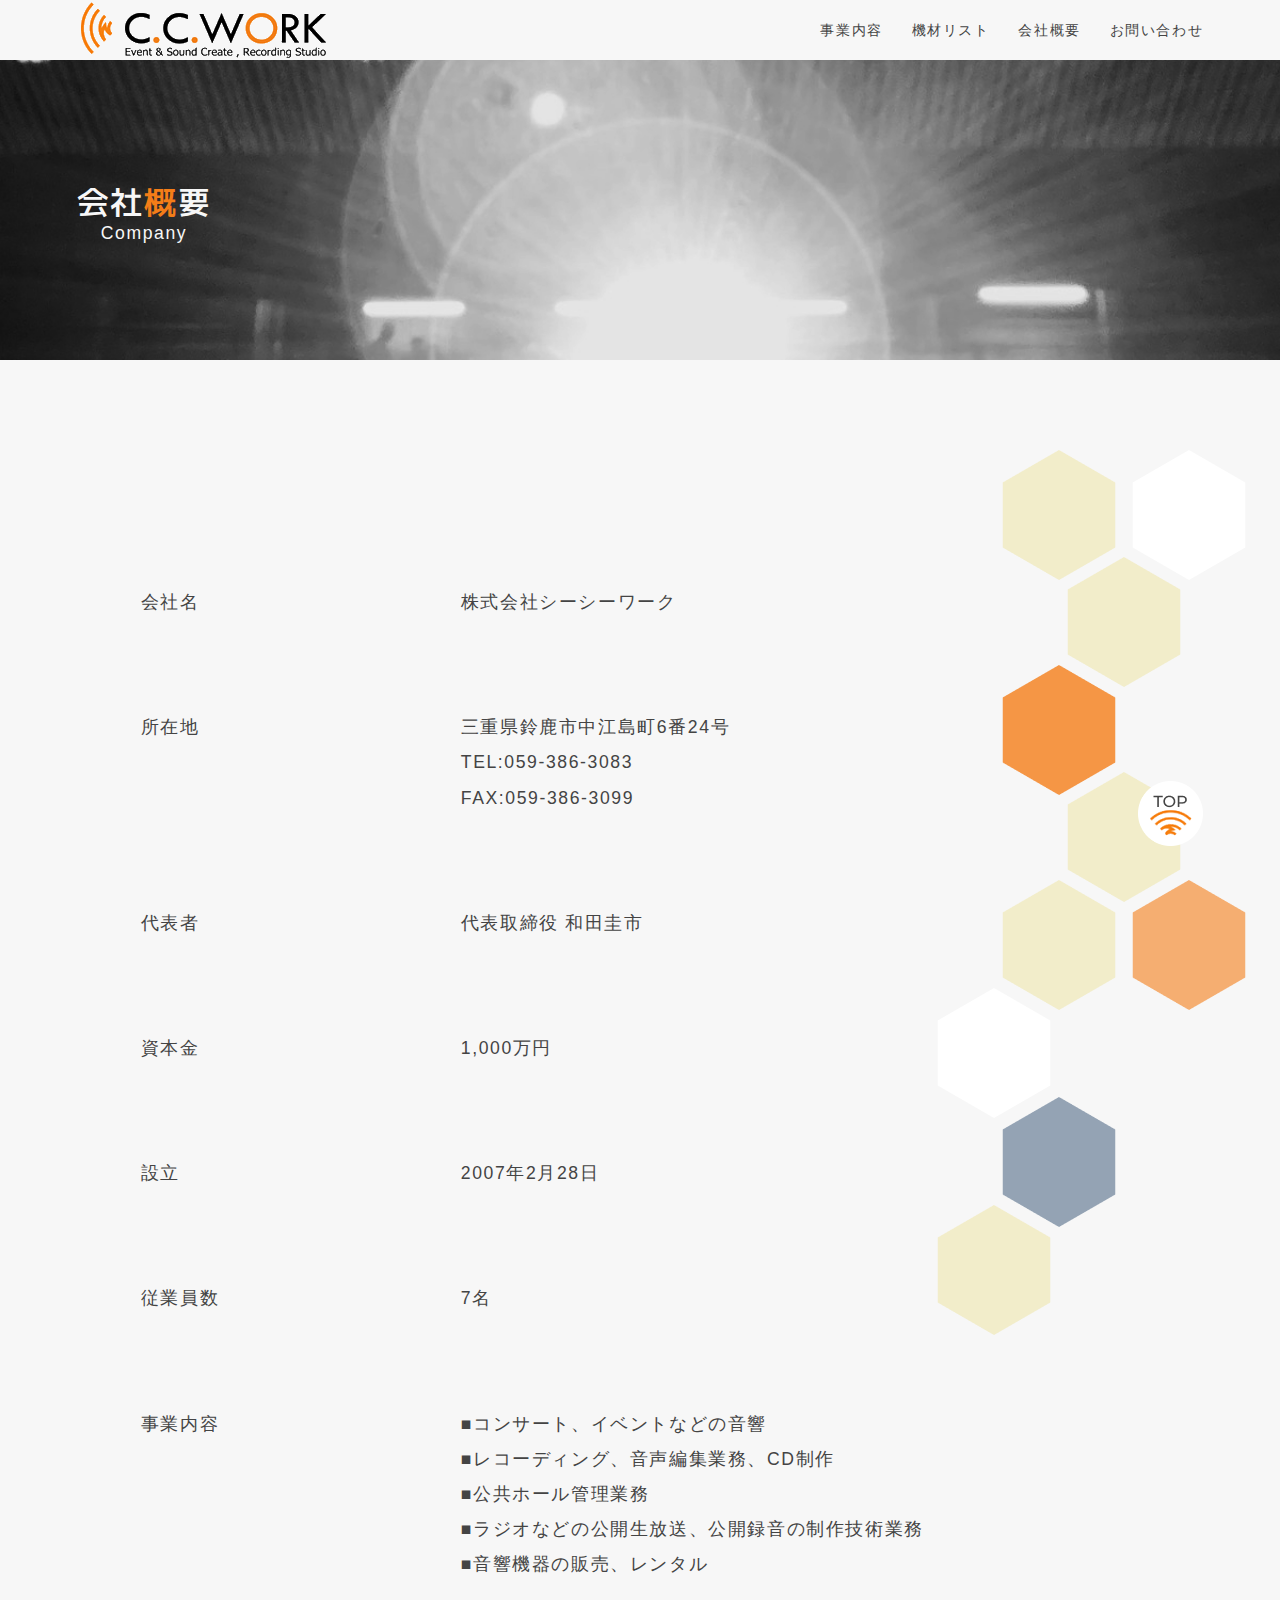
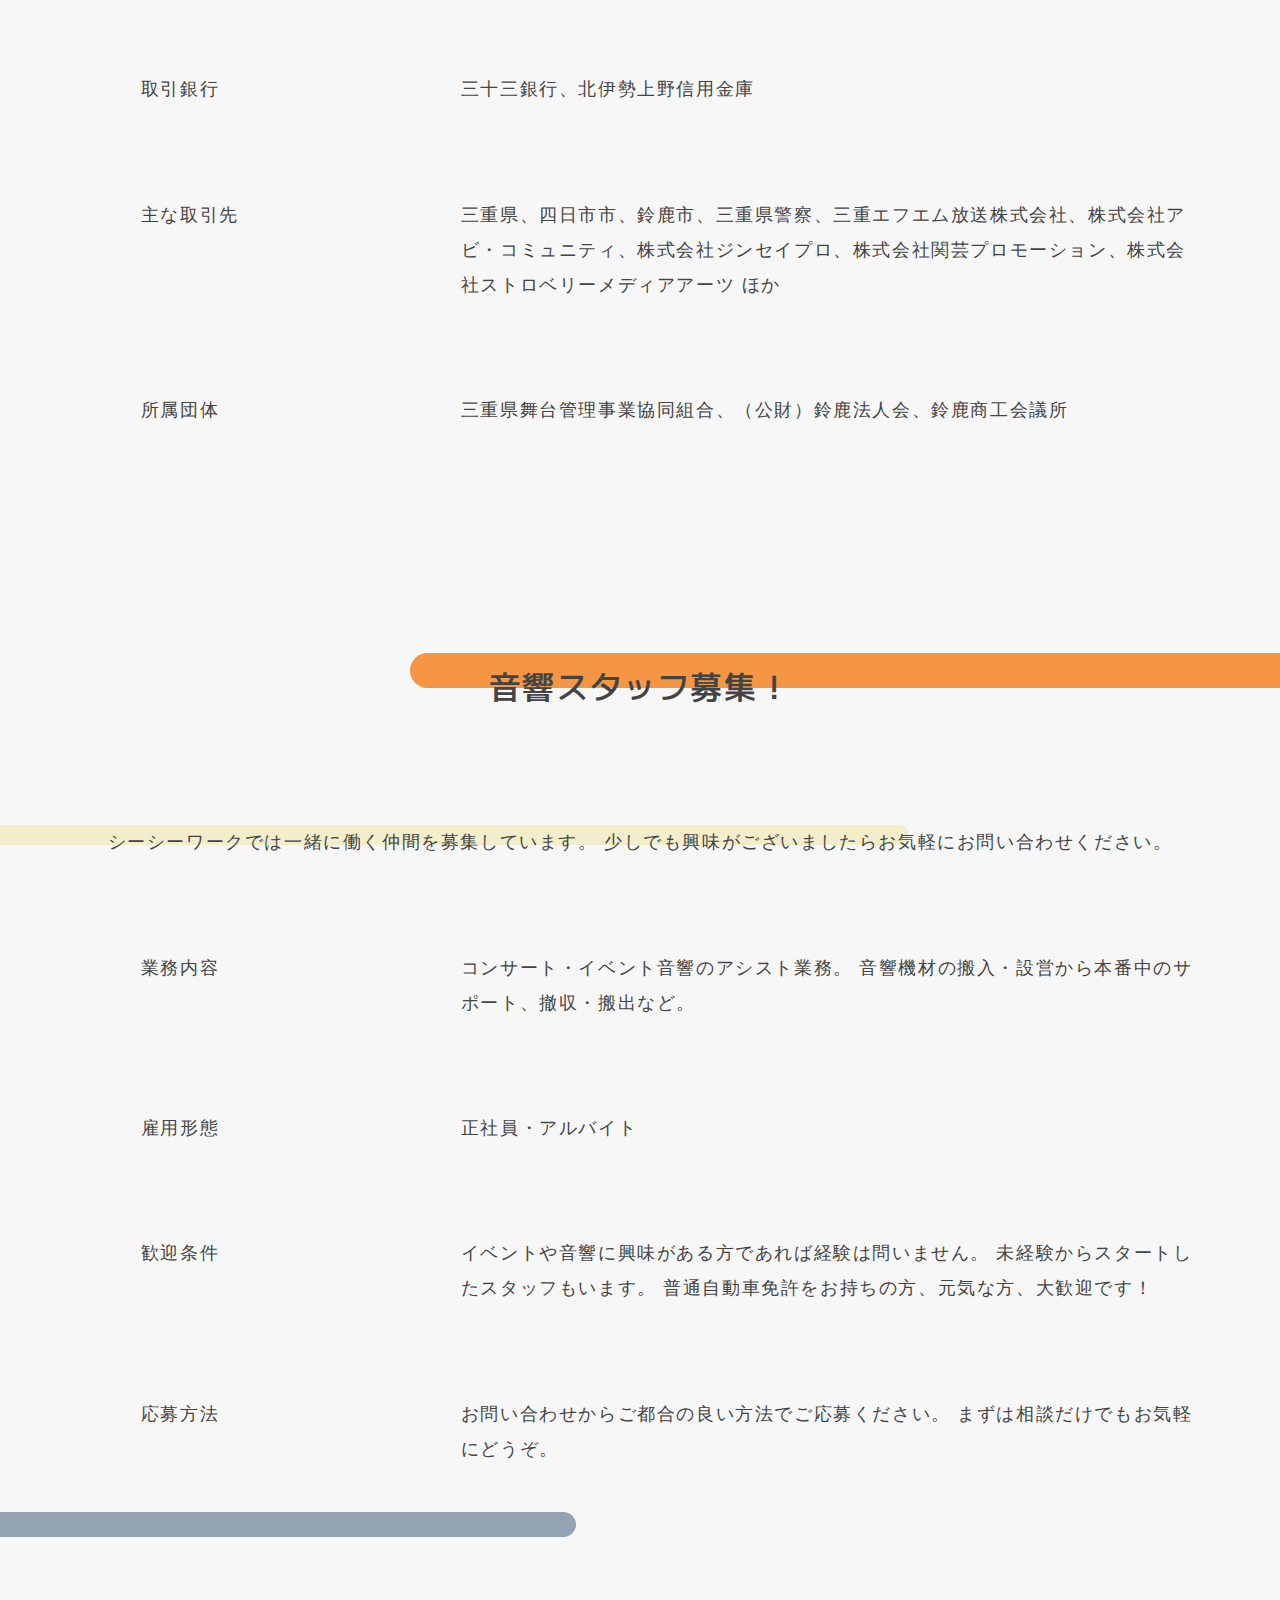
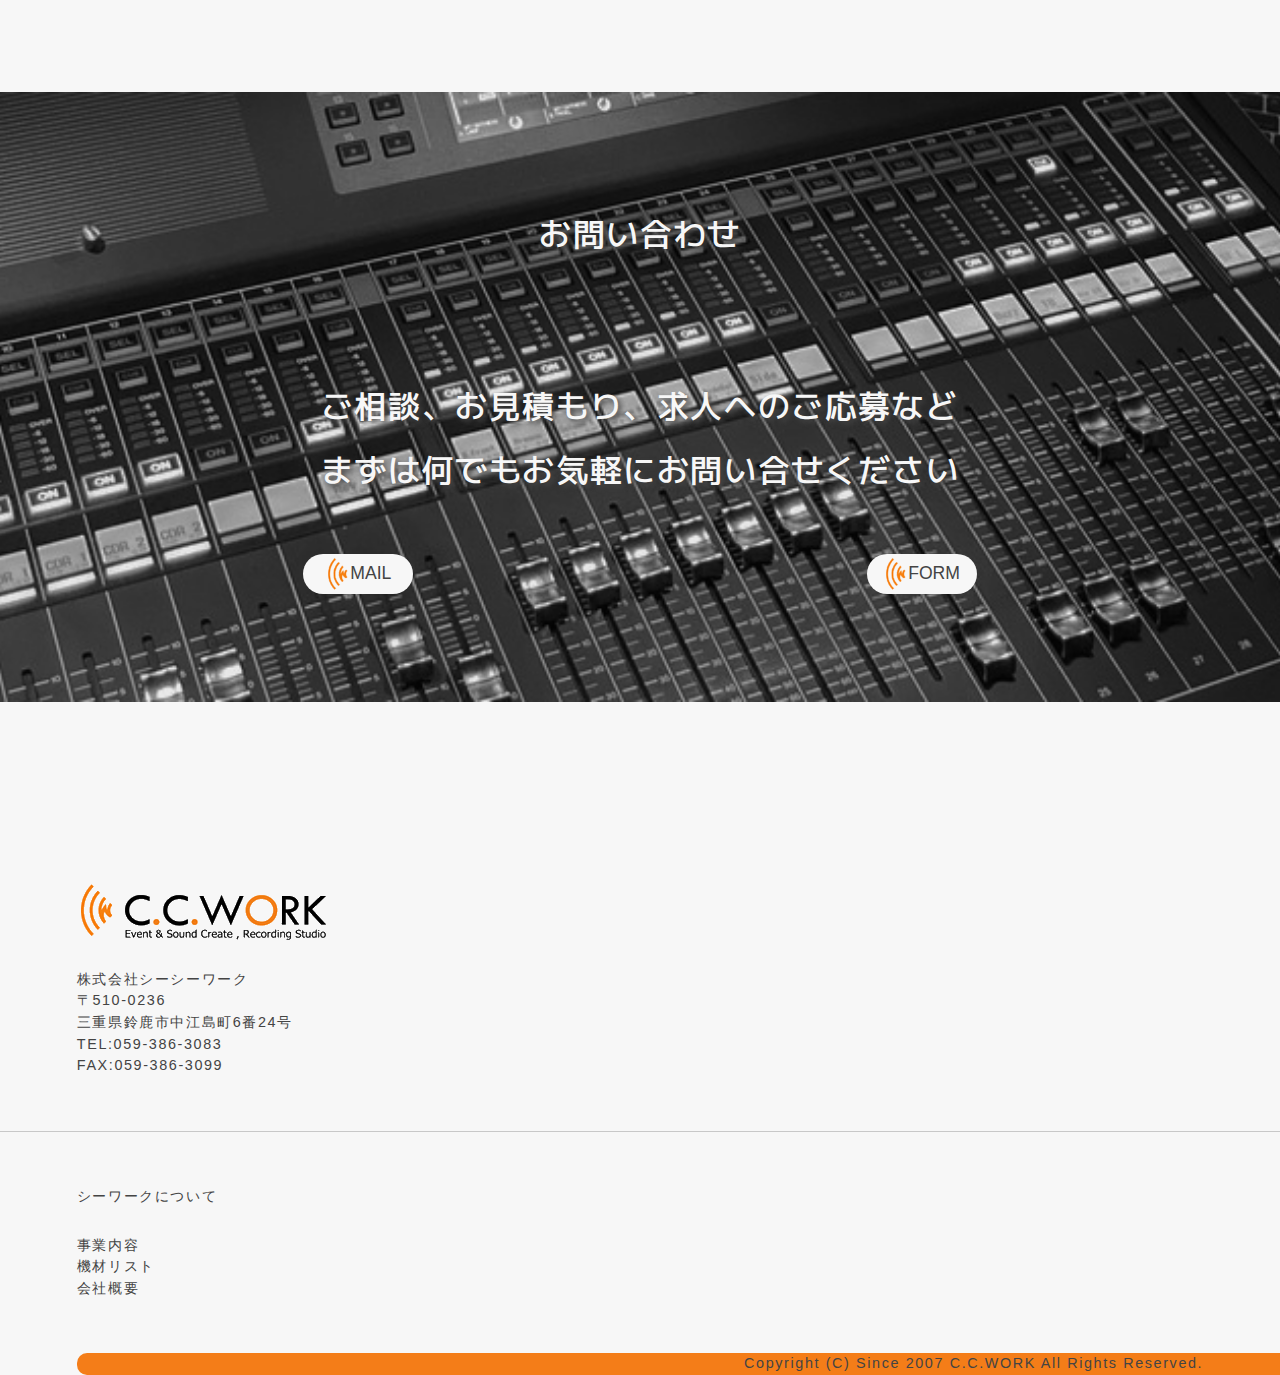
<file: 01/company/company.html>
<html lang="jp">
<head>
    <meta charset="UTF-8">
    <meta name="viewport" content="width=device-width, initial-scale=1.0">
    <meta http-equiv="X-UA-Compatible" content="ie=edge">
    <title>会社概要｜株式会社シーシーワーク</title>
    <meta name="description" content="シーシーワークは各種イベントの音響を手がける会社です。三重・東海エリアでのコンサート・イベントの音響は株式会社シーシーワークへ">
    <link rel="stylesheet" href="../common/css/reset.css">
    <link rel="stylesheet" href="../common/css/common.css">
    <link rel="stylesheet" href="company.css">
    <link href="https://fonts.googleapis.com/css2?family=Kosugi&family=M+PLUS+1:wght@100..900&family=Montserrat:ital,wght@0,100..900;1,100..900&display=swap" rel="stylesheet">
    <script src="https://code.jquery.com/jquery-3.5.1.min.js"></script>
    <script src="../common/js/common.js"></script>
</head>

<body>
    <header>
        <div class="logo"><a href="../index.html"><img src="../common/img/CC_logo.gif" alt="株式会社シーシーワーク"></a></div>
        <div class="header_menu">
            <ul>
                <li><a href="../business/business.html">事業内容</a></li>
                <li><a href="../equipment/equipment.html">機材リスト</a></li>
                <li><a href="company.html"><span>会社概要</span></a></li>
                <li><a href="../contact/contact.html">お問い合わせ</a></li>
            </ul>
        </div>
    </header>

    <main>
        <section id="sec01">
            <div class="contents01_01">
                <h1>会社<span>概</span>要</h1>
                <p>Company</p>
            </div>
        </section>

        <section id="sec02">
            <div class="contents02_01">
                <dl>
                    <dt>会社名</dt>
                    <dd>株式会社シーシーワーク</dd>
                    <dt>所在地</dt>
                    <dd>
                        <p>三重県鈴鹿市中江島町6番24号</p>
                        <p>TEL:059-386-3083</p>
                        <p>FAX:059-386-3099</p>
                    </dd>
                    <dt>代表者</dt>
                    <dd>代表取締役 和田圭市</dd>
                    <dt>資本金</dt>
                    <dd>1,000万円</dd>
                    <dt>設立</dt>
                    <dd>2007年2月28日</dd>
                    <dt>従業員数</dt>
                    <dd>7名</dd>
                    <dt>事業内容</dt>
                    <dd>
                        ■コンサート、イベントなどの音響<br>
                        ■レコーディング、音声編集業務、CD制作<br>
                        ■公共ホール管理業務<br>
                        ■ラジオなどの公開生放送、公開録音の制作技術業務<br>
                        ■音響機器の販売、レンタル
                    </dd>
                    <dt>取引銀行</dt>
                    <dd>三十三銀行、北伊勢上野信用金庫</dd>
                    <dt>主な取引先</dt>
                    <dd>三重県、四日市市、鈴鹿市、三重県警察、三重エフエム放送株式会社、株式会社アビ・コミュニティ、株式会社ジンセイプロ、株式会社関芸プロモーション、株式会社ストロベリーメディアアーツ ほか</dd>
                    <dt>所属団体</dt>
                    <dd><a href="http://www.miebukyo.or.jp/">三重県舞台管理事業協同組合、</a>（公財）鈴鹿法人会、鈴鹿商工会議所</dd>
                </dl>
            </div>
        </section>

        <section id="sec03">
            <div class="contents03_01">
                <h2>音響スタッフ募集！</h2>
            </div>
            <div class="contents03_02">
                <p>
                    シーシーワークでは一緒に働く仲間を募集しています。
                    少しでも興味がございましたらお気軽にお問い合わせください。
                </p>
            </div>
            <div class="contents03_03">
                <dl>
                    <dt>業務内容</dt>
                    <dd>
                        コンサート・イベント音響のアシスト業務。
                        音響機材の搬入・設営から本番中のサポート、撤収・搬出など。
                    </dd>
                    <dt>雇用形態</dt>
                    <dd>正社員・アルバイト</dd>
                    <dt>歓迎条件</dt>
                    <dd>
                        イベントや音響に興味がある方であれば経験は問いません。
                        未経験からスタートしたスタッフもいます。
                        普通自動車免許をお持ちの方、元気な方、大歓迎です！
                    </dd>
                    <dt>応募方法</dt>
                    <dd>
                        お問い合わせからご都合の良い方法でご応募ください。
                        まずは相談だけでもお気軽にどうぞ。
                    </dd>
                </dl>
            </div>
        </section>
        
        <section id="sec04">
            <div class="contents04_01">
                <h2>お問い合わせ</h2>
            </div>
            <div class="contents04_02">
                <p>
                    ご相談、お見積もり、求人へのご応募など<br>
                    まずは何でもお気軽にお問い合せください
                </p>
            </div>
            <div class="contents04_03">
                <button class="info_btn"><a href="tel:0593863083"><img src="../common/img/CC_icon.gif" alt="電話">TEL</a></button>
                <button class="info_btn"><a href="mailto:info@ccwok.co.jp"><img src="../common/img/CC_icon.gif" alt="メール">MAIL</a></button>
                <button class="info_btn"><a href="../contact/contact.html"><img src="../common/img/CC_icon.gif" alt="フォーム">FORM</a></button>
            </div>
        </section>
    </main>
    <div class="top_btn"><a href="#sec01"><img src="../common/img/top_btn.png" alt="トップ"></a></div>
    
    <footer>
        <div class="logo"><img src="../common/img/CC_logo.gif" alt="株式会社シーシーワーク"></div>
        <div class="company">
            <p>株式会社シーシーワーク</p>
            <p>
                〒510-0236<br>
                三重県鈴鹿市中江島町6番24号
            </p>
            <a href="tel:0593863083">TEL:059-386-3083</a>
            <p>FAX:059-386-3099</p>
        </div>
        <div class="footer_menu">
            <ul>
                <li><a href="../index.html">シーワークについて</a></li>
                <li><a href="../business/business.html">事業内容</a></li>
                <li><a href="../equipment/equipment.html">機材リスト</a></li>
                <li><a href="company.html">会社概要</a></li>
            </ul>
        </div>
        <div class="copyright">Copyright (C) Since 2007 C.C.WORK All Rights Reserved.</div>
    </footer>
    <div class="honeycomb"></div>
</body>
</html>
</file>
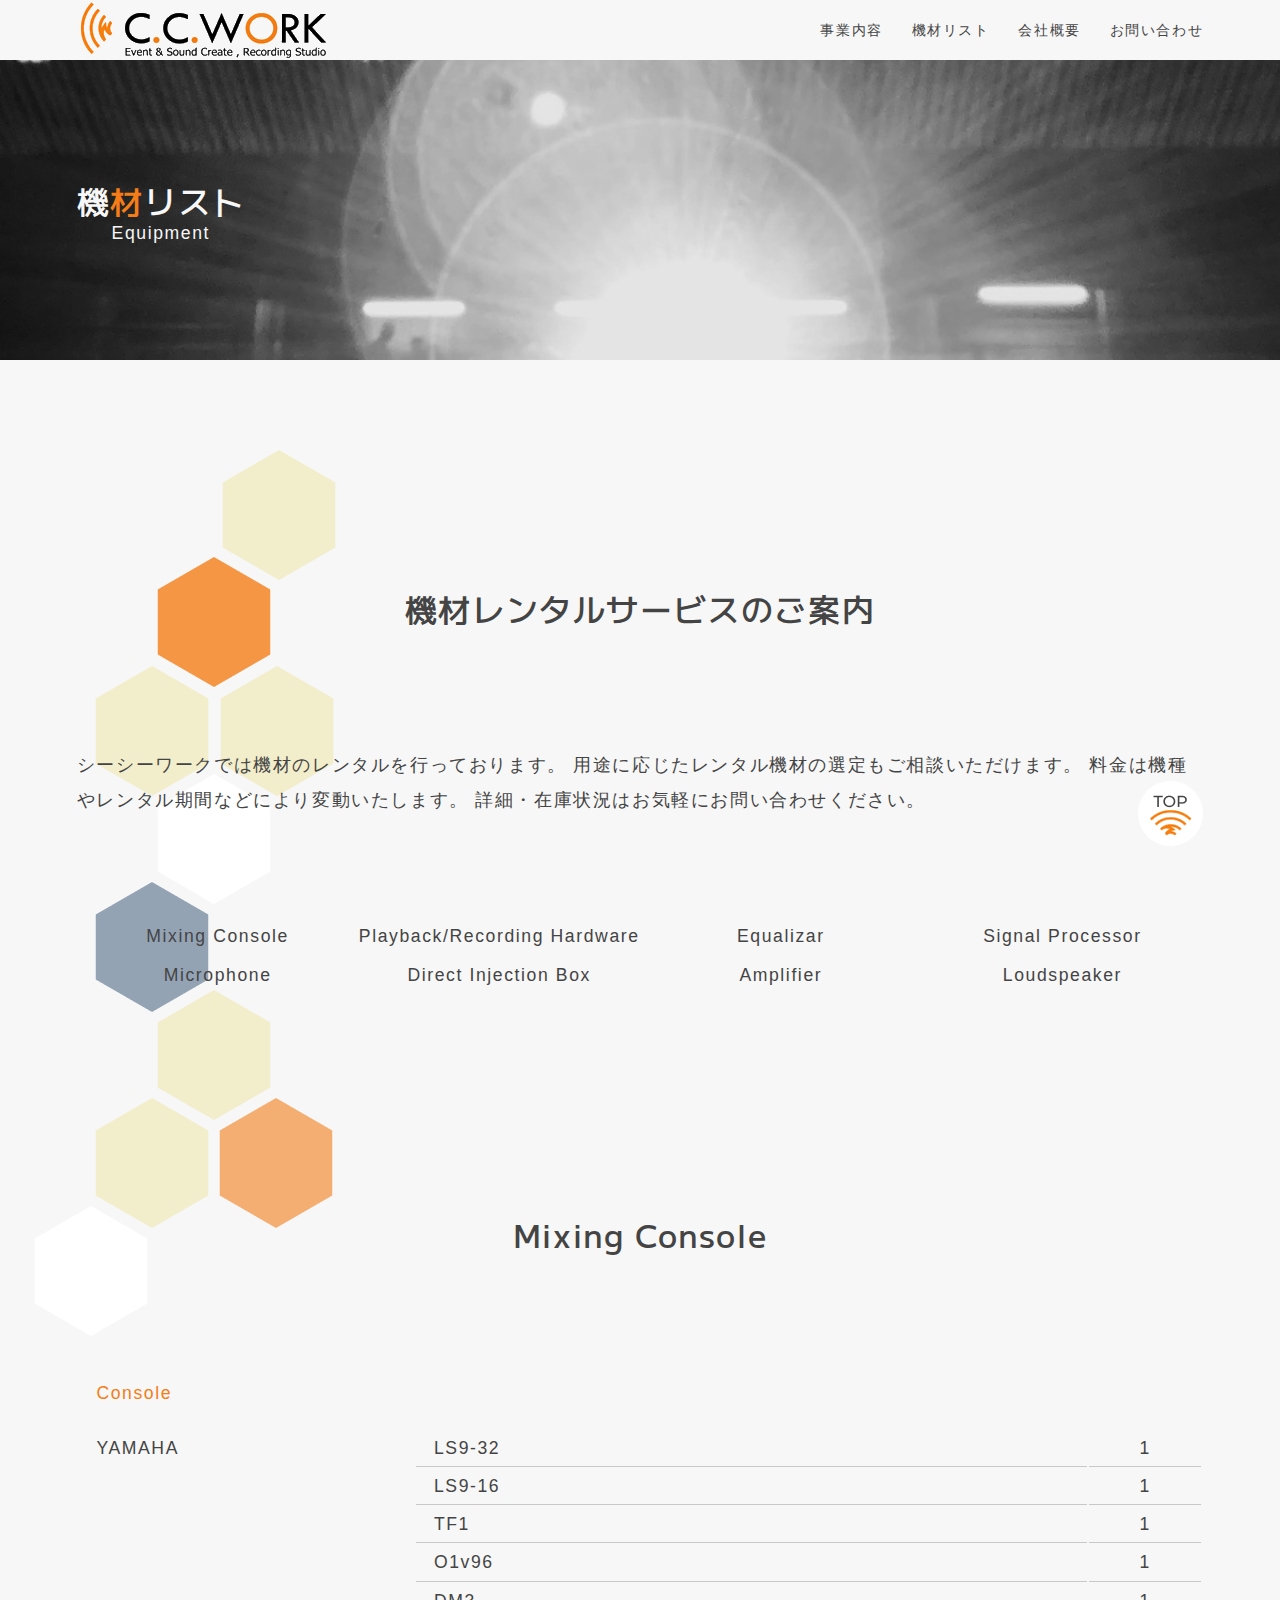
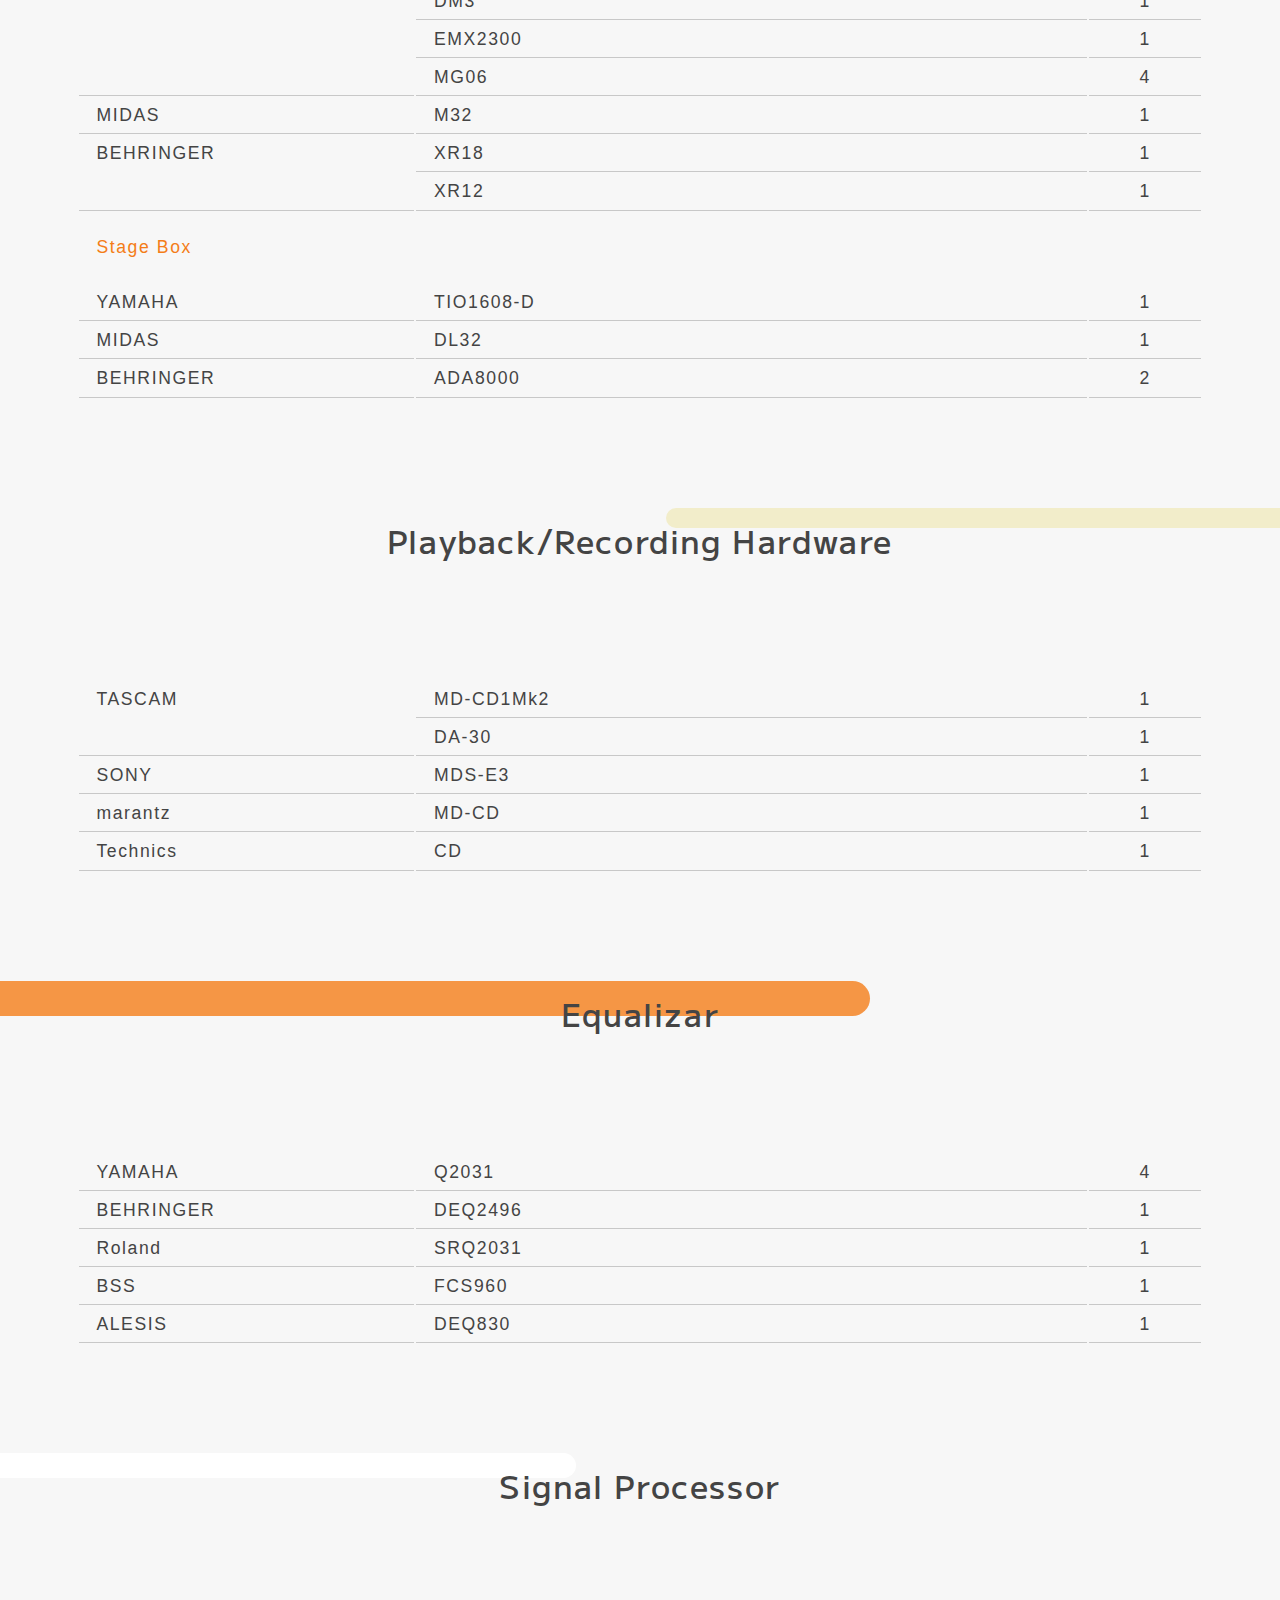
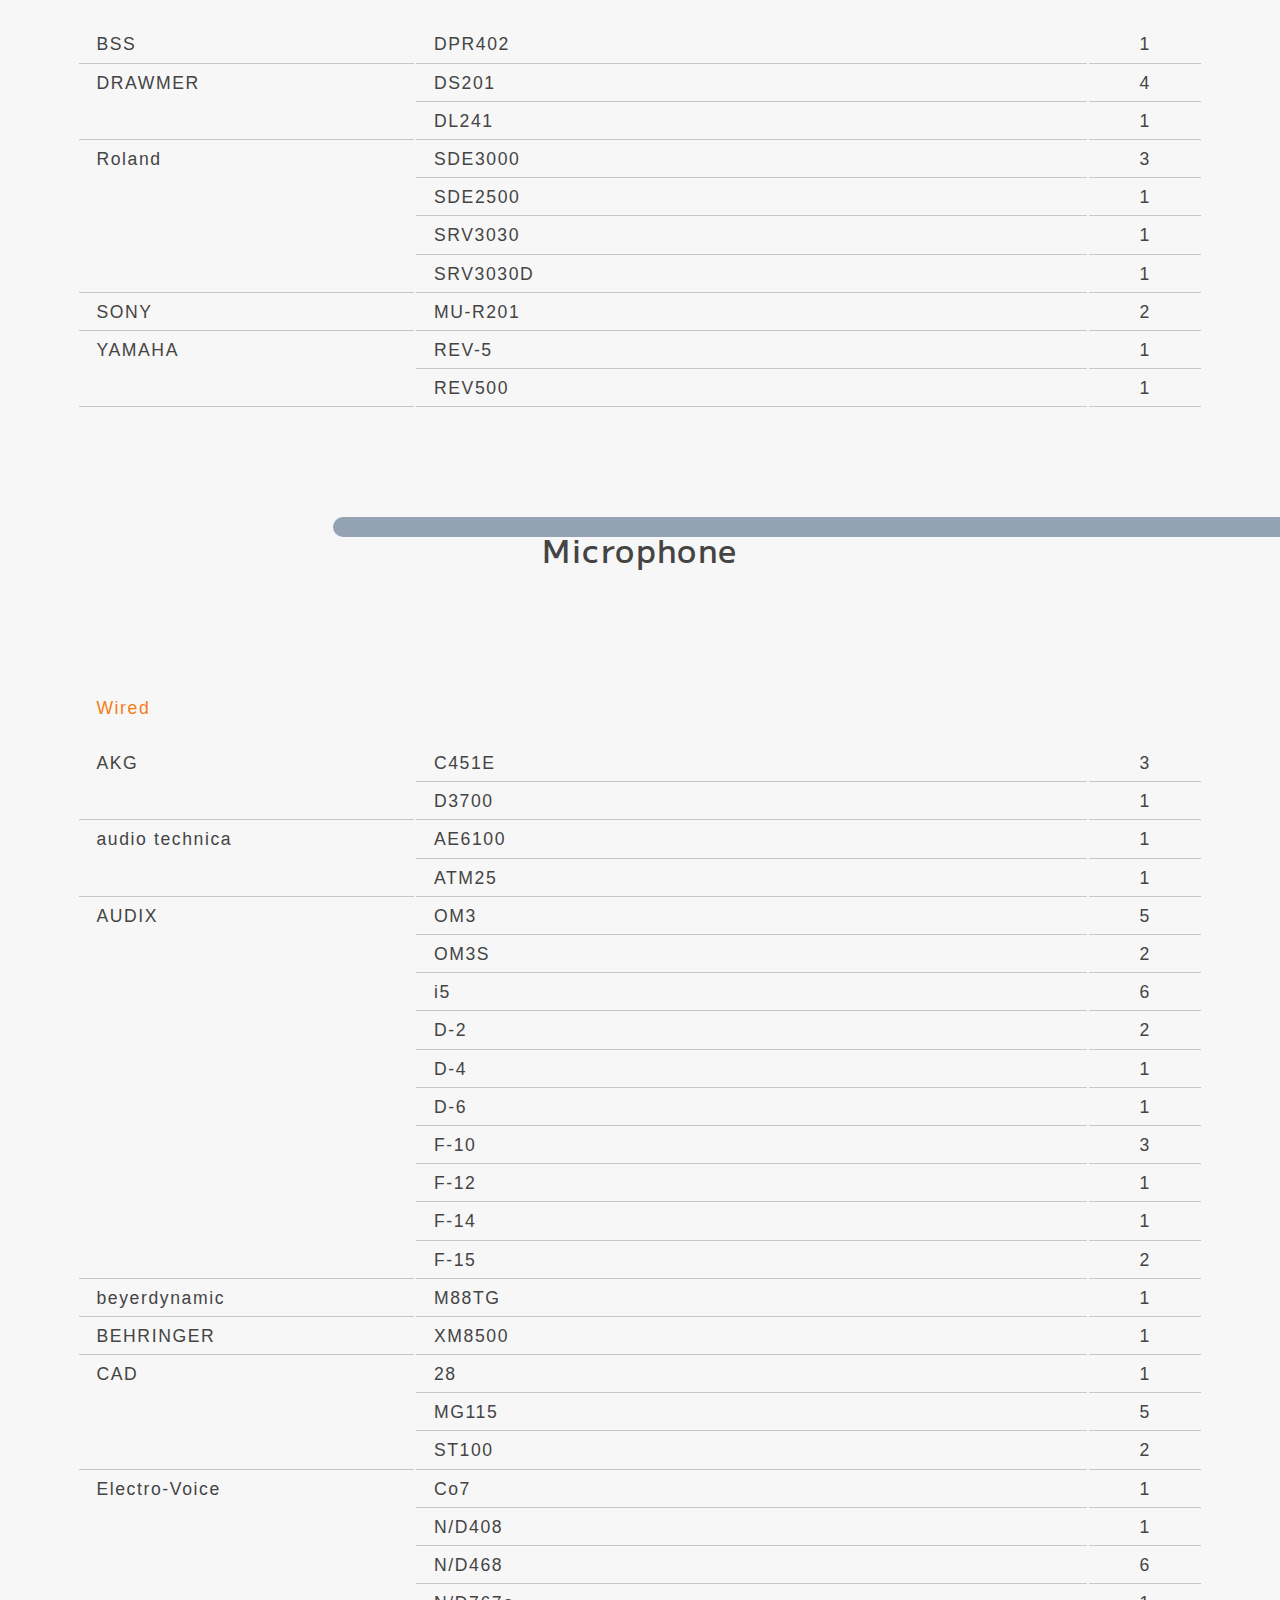
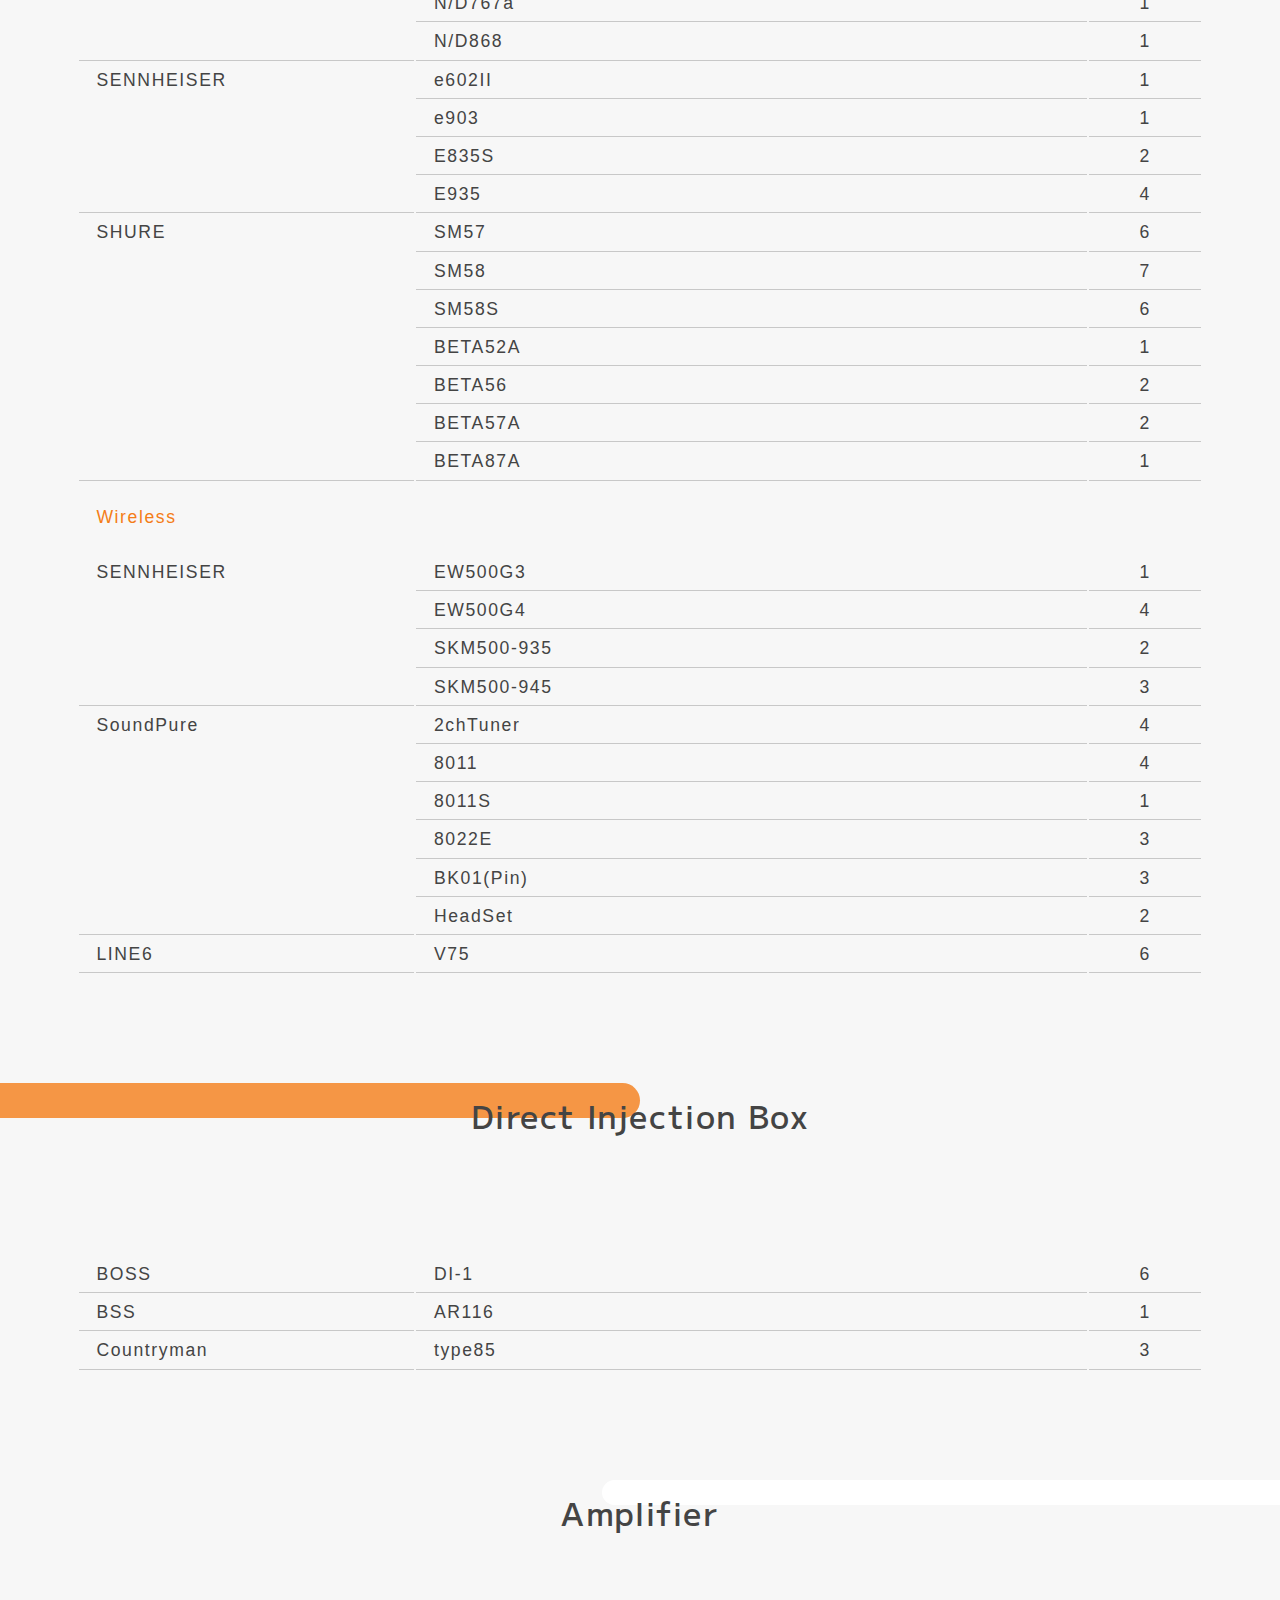
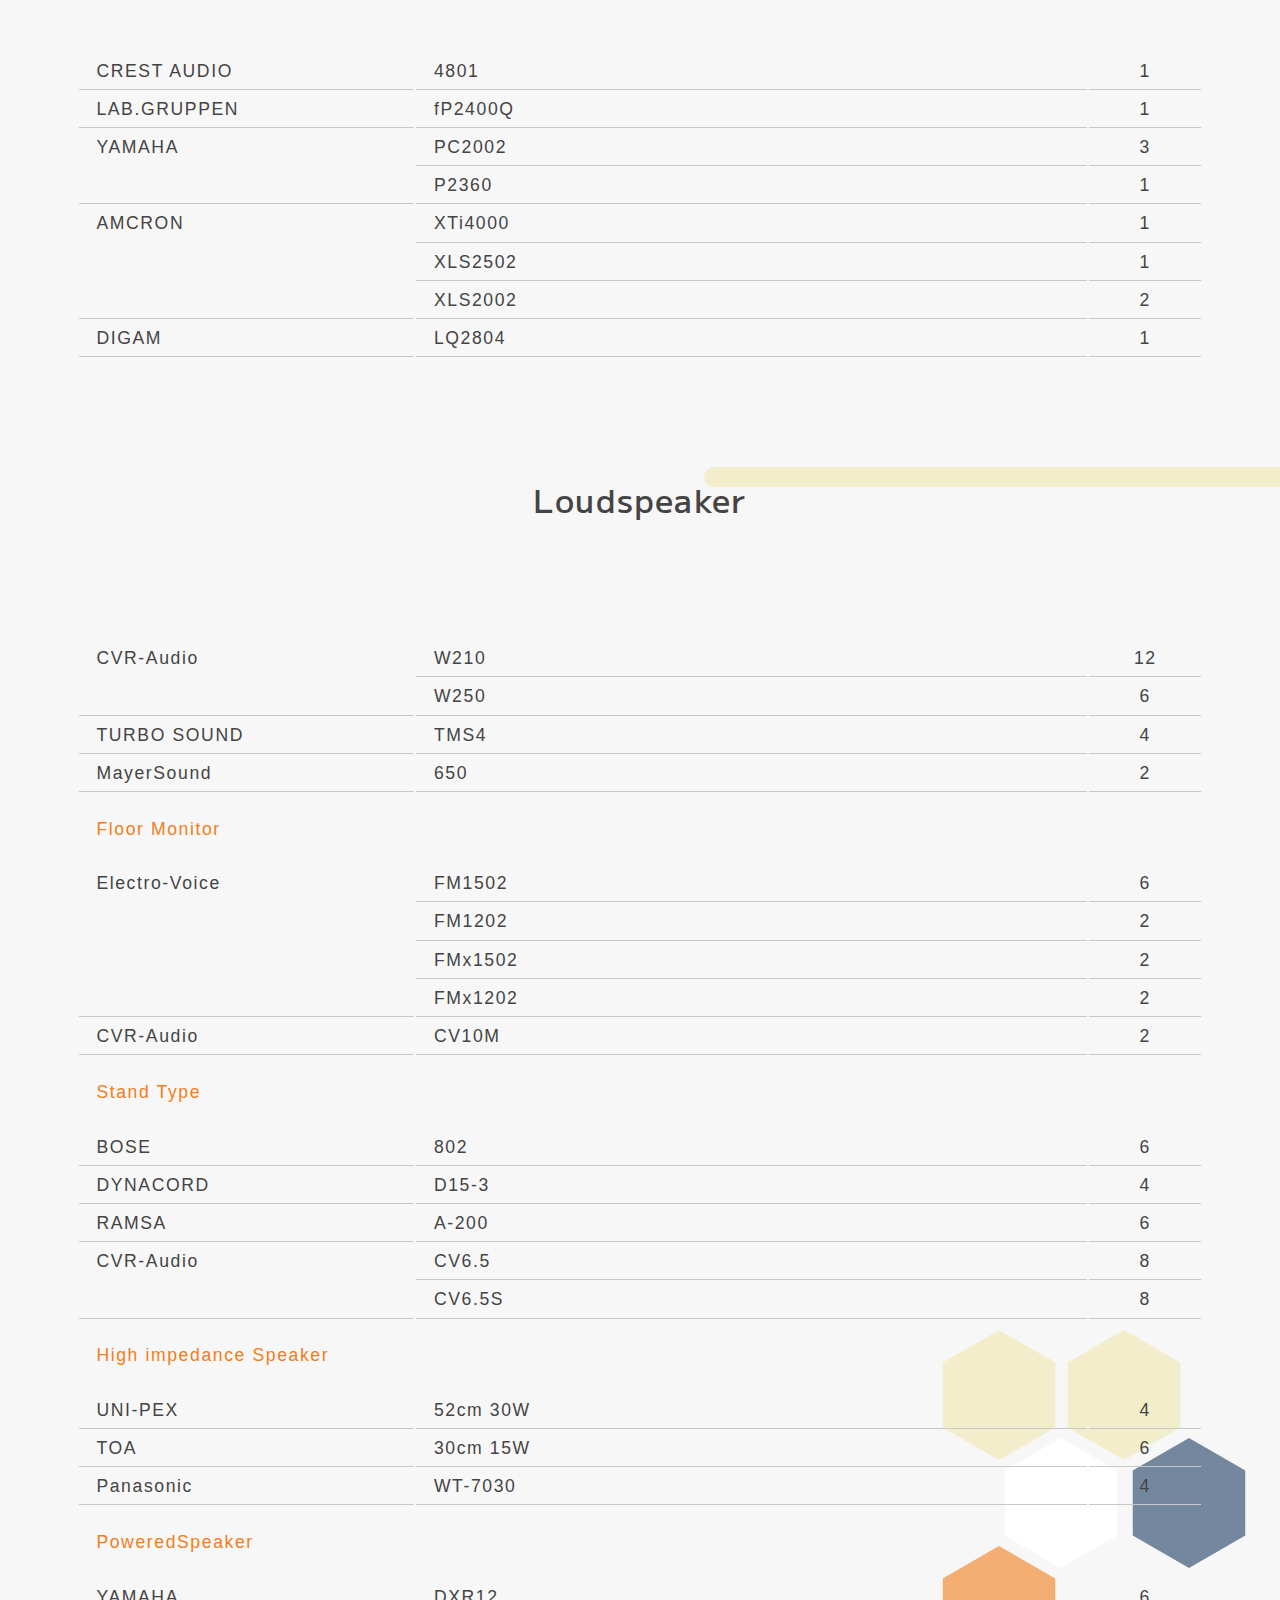
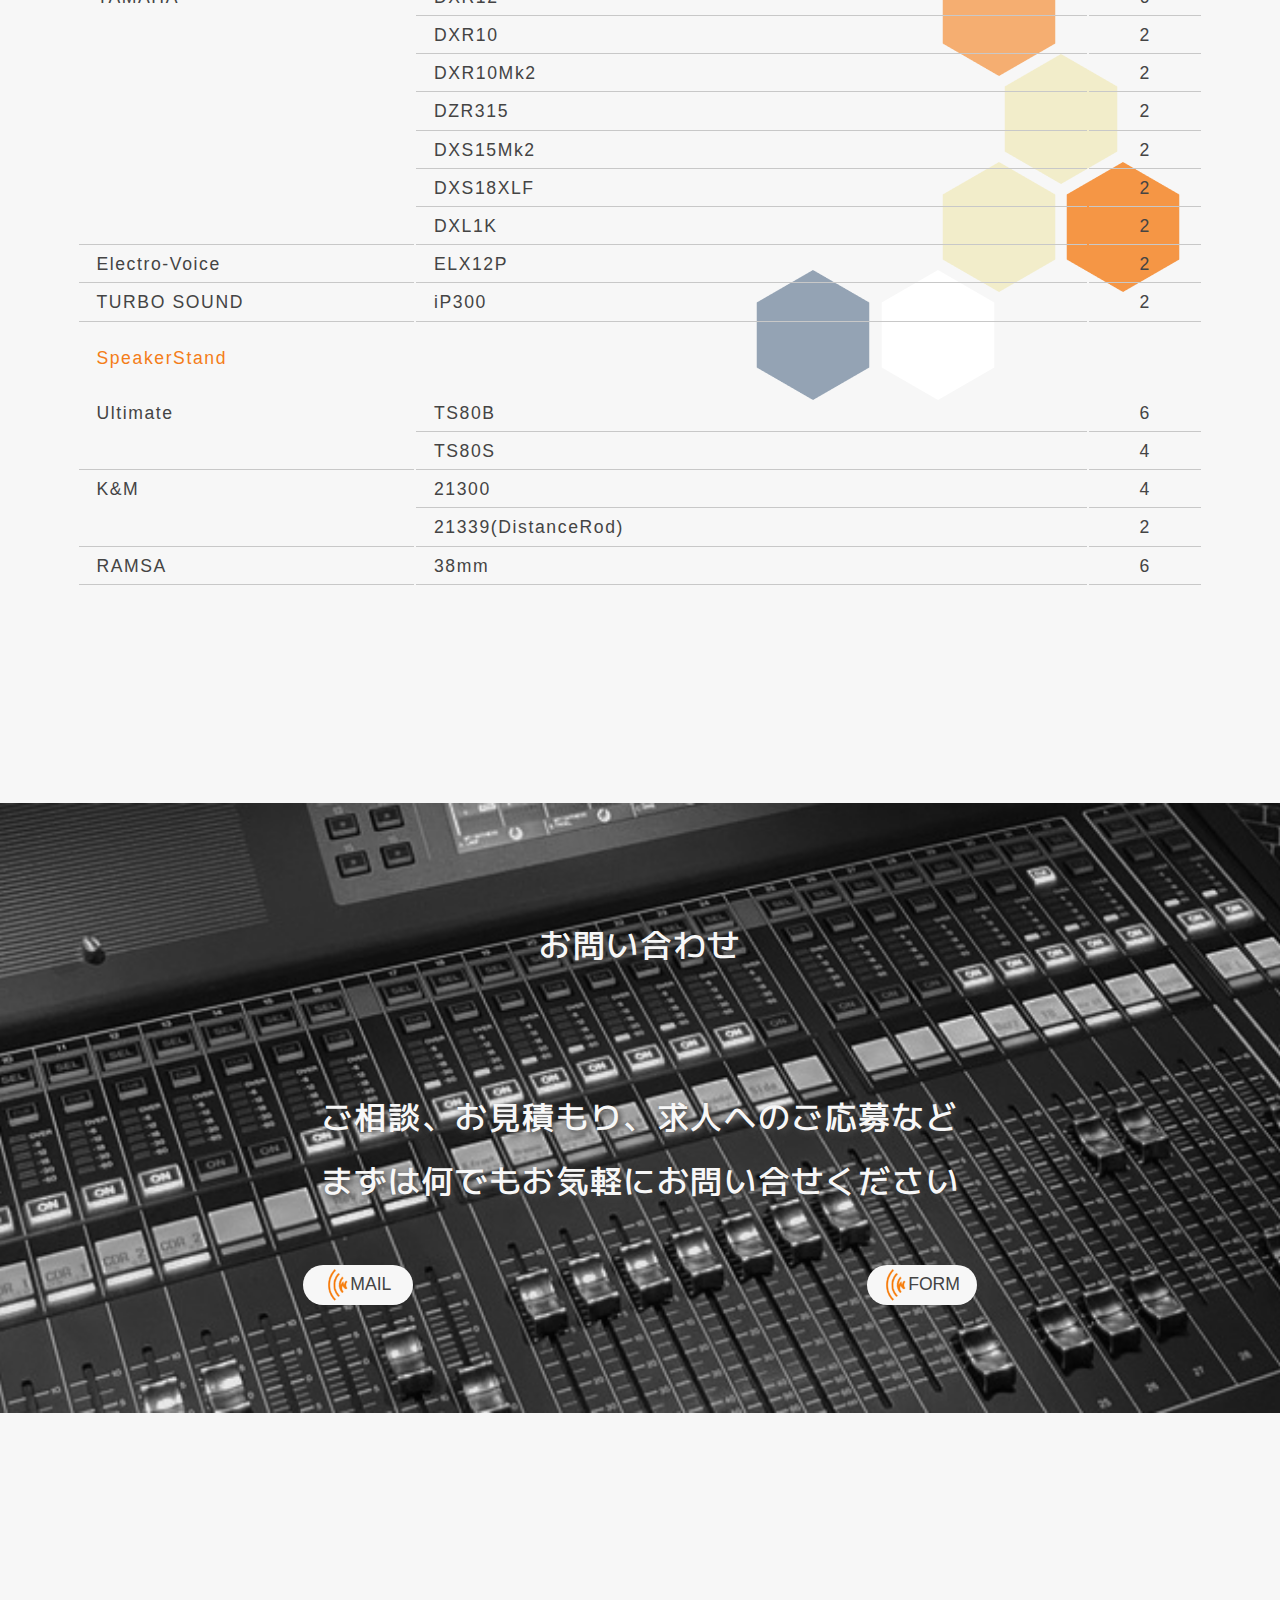
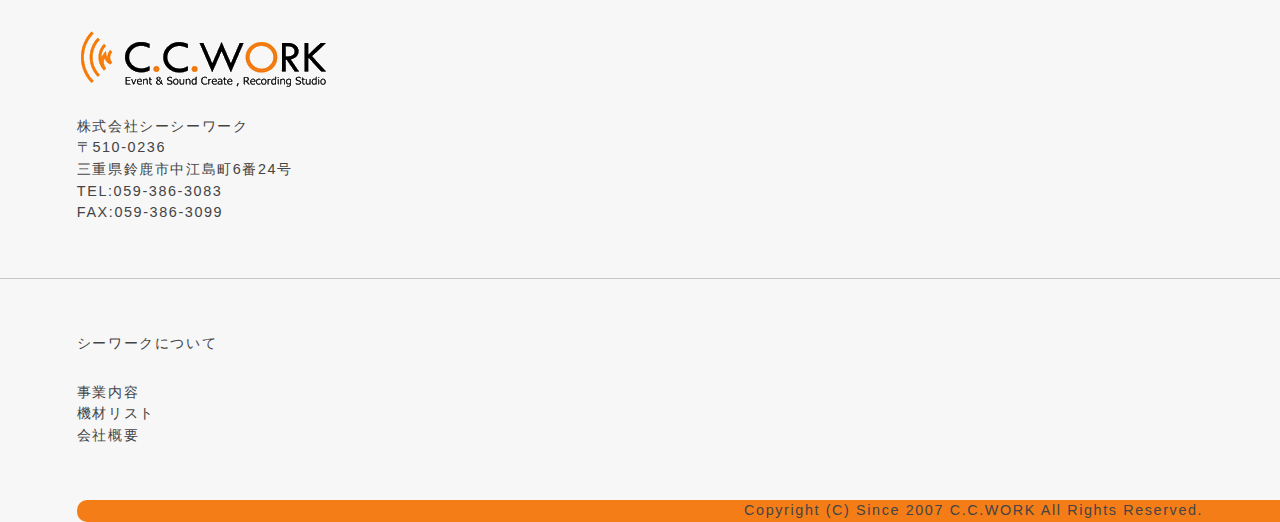
<file: 01/equipment/equipment.html>
<html lang="jp">
<head>
    <meta charset="UTF-8">
    <meta name="viewport" content="width=device-width, initial-scale=1.0">
    <meta http-equiv="X-UA-Compatible" content="ie=edge">
    <title>機材リスト｜株式会社シーシーワーク</title>
    <meta name="description" content="シーシーワークでは音響機材のレンタルを行っております。詳細・在庫状況はお気軽にお問い合わせください。">
    <link rel="stylesheet" href="../common/css/reset.css">
    <link rel="stylesheet" href="../common/css/common.css">
    <link rel="stylesheet" href="equipment.css">
    <link href="https://fonts.googleapis.com/css2?family=Kosugi&family=M+PLUS+1:wght@100..900&family=Montserrat:ital,wght@0,100..900;1,100..900&display=swap" rel="stylesheet">
    <script src="https://code.jquery.com/jquery-3.5.1.min.js"></script>
    <script src="../common/js/common.js"></script>
    <script src="equipment.js"></script>
</head>

<body>
    <header>
        <div class="logo"><a href="../index.html"><img src="../common/img/CC_logo.gif" alt="株式会社シーシーワーク"></a></div>
        <div class="header_menu">
            <ul>
                <li><a href="../business/business.html">事業内容</a></li>
                <li><a href="equipment.html"><span>機材リスト</span></a></li>
                <li><a href="../company/company.html">会社概要</a></li>
                <li><a href="../contact/contact.html">お問い合わせ</a></li>
            </ul>
        </div>
    </header>

    <main>
        <section id="sec01">
            <div class="contents01_01">
                <h1>機<span>材</span>リスト</h1>
                <p>Equipment</p>
            </div>
        </section>

        <section id="sec02">
            <div class="contents02_01">
                <h2>機材レンタルサービスのご案内</h2>
            </div>
            <div class="contents02_02">
                <p>
                    シーシーワークでは機材のレンタルを行っております。
                    用途に応じたレンタル機材の選定もご相談いただけます。
                    料金は機種やレンタル期間などにより変動いたします。
                    詳細・在庫状況はお気軽にお問い合わせください。
                </p>
            </div>
            <div class="contents02_03">
                <ul>
                    <li><a href="#contents03_01">Mixing Console</a></li>
                    <li><a href="#contents03_02">Playback/Recording Hardware</a></li>
                    <li><a href="#contents03_03">Equalizar</a></li>
                    <li><a href="#contents03_04">Signal Processor</a></li>
                    <li><a href="#contents03_05">Microphone</a></li>
                    <li><a href="#contents03_06">Direct Injection Box</a></li>
                    <li><a href="#contents03_07">Amplifier</a></li>
                    <li><a href="#contents03_08">Loudspeaker</a></li>
                </ul>                    
            </div>
        </section>

        <section id="sec03">
            <div id="contents03_01">
                <h3 class="title">Mixing Console</h3>
                <table class="inner">
                    <tbody>
                        <th class="first">Console</th>
                        <tr>
                            <td rowspan="7">YAMAHA</td>
                            <td>LS9-32</td>
                            <td>1</td>
                        </tr>
                        <tr>
                            <td>LS9-16</td>
                            <td>1</td>
                        </tr>
                        <tr>
                            <td>TF1</td>
                            <td>1</td>
                        </tr>
                        <tr>
                            <td>O1v96</td>
                            <td>1</td>
                        </tr>
                        <tr>
                            <td>DM3</td>
                            <td>1</td>
                        </tr>
                        <tr>
                            <td>EMX2300</td>
                            <td>1</td>
                        </tr>
                        <tr>
                            <td>MG06</td>
                            <td>4</td>
                        </tr>
                        <tr>
                            <td>MIDAS</td>
                            <td>M32</td>
                            <td>1</td>
                        </tr>
                        <tr>
                            <td rowspan="2">BEHRINGER</td>
                            <td>XR18</td>
                            <td>1</td>
                        </tr>
                        <tr>
                            <td>XR12</td>
                            <td>1</td>
                        </tr>
                        <th>Stage Box</th>
                        <tr>
                            <td>YAMAHA</td>
                            <td>TIO1608-D</td>
                            <td>1</td>
                        </tr>
                        <tr>
                            <td>MIDAS</td>
                            <td>DL32</td>
                            <td>1</td>
                        </tr>
                        <tr>
                            <td>BEHRINGER</td>
                            <td>ADA8000</td>
                            <td>2</td>
                        </tr>
                    </tbody>
                </table>
                </div>
            <div id="contents03_02">
                <h3 class="title">Playback/Recording Hardware</h3>
                <table class="inner">
                    <tbody>
                        <tr>
                            <td rowspan="2">TASCAM</td>
                            <td>MD-CD1Mk2</td>
                            <td>1</td>
                        </tr>
                        <tr>
                            <td>DA-30</td>
                            <td>1</td>
                        </tr>
                        <tr>
                            <td>SONY</td>
                            <td>MDS-E3</td>
                            <td>1</td>
                        </tr>
                        <tr>
                            <td>marantz</td>
                            <td>MD-CD</td>
                            <td>1</td>
                        </tr>
                        <tr>
                            <td>Technics</td>
                            <td>CD</td>
                            <td>1</td>
                        </tr>
                    </tbody>
                </table>
            </div>
            <div id="contents03_03">
                <h3 class="title">Equalizar</h3>
                <table class="inner">
                    <tbody>
                        <tr>
                            <td>YAMAHA</td>
                            <td>Q2031</td>
                            <td>4</td>
                        </tr>
                        <tr>
                            <td>BEHRINGER</td>
                            <td>DEQ2496</td>
                            <td>1</td>
                        </tr>
                        <tr>
                            <td>Roland</td>
                            <td>SRQ2031</td>
                            <td>1</td>
                        </tr>
                        <tr>
                            <td>BSS</td>
                            <td>FCS960</td>
                            <td>1</td>
                        </tr>
                        <tr>
                            <td>ALESIS</td>
                            <td>DEQ830</td>
                            <td>1</td>
                        </tr>
                    </tbody>
                </table>
            </div>
            <div id="contents03_04">
                <h3 class="title">Signal Processor</h3>
                <table class="inner">
                    <tbody>
                        <tr>
                            <td>BSS</td>
                            <td>DPR402</td>
                            <td>1</td>
                        </tr>
                        <tr>
                            <td rowspan="2">DRAWMER</td>
                            <td>DS201</td>
                            <td>4</td>
                        </tr>
                        <tr>
                            <td>DL241</td>
                            <td>1</td>
                        </tr>
                        <tr>
                            <td rowspan="4">Roland</td>
                            <td>SDE3000</td>
                            <td>3</td>
                        </tr>
                        <tr>
                            <td>SDE2500</td>
                            <td>1</td>
                        </tr>
                        <tr>
                            <td>SRV3030</td>
                            <td>1</td>
                        </tr>
                        <tr>
                            <td>SRV3030D</td>
                            <td>1</td>
                        </tr>
                        <tr>
                            <td>SONY</td>
                            <td>MU-R201</td>
                            <td>2</td>
                        </tr>
                        <tr>
                            <td rowspan="2">YAMAHA</td>
                            <td>REV-5</td>
                            <td>1</td>
                        </tr>
                        <tr>
                            <td>REV500</td>
                            <td>1</td>
                        </tr>
                    </tbody>
                </table>
            </div>
            <div id="contents03_05">
                <h3 class="title">Microphone</h3>
                <table class="inner">
                    <tbody>
                        <th class="first">Wired</th>
                        <tr>
                            <td rowspan="2">AKG</td>
                            <td>C451E</td>
                            <td>3</td>
                        </tr>
                        <tr>
                            <td>D3700</td>
                            <td>1</td>
                        </tr>
                        <tr>
                            <td rowspan="2">audio technica</td>
                            <td>AE6100</td>
                            <td>1</td>
                        </tr>
                        <tr>
                            <td>ATM25</td>
                            <td>1</td>
                        </tr>
                        <tr>
                            <td rowspan="10">AUDIX</td>
                            <td>OM3</td>
                            <td>5</td>
                        </tr>
                        <tr>
                            <td>OM3S</td>
                            <td>2</td>
                        </tr>
                        <tr>
                            <td>i5</td>
                            <td>6</td>
                        </tr>
                        <tr>
                            <td>D-2</td>
                            <td>2</td>
                        </tr>
                        <tr>
                            <td>D-4</td>
                            <td>1</td>
                        </tr>
                        <tr>
                            <td>D-6</td>
                            <td>1</td>
                        </tr>
                        <tr>
                            <td>F-10</td>
                            <td>3</td>
                        </tr>
                        <tr>
                            <td>F-12</td>
                            <td>1</td>
                        </tr>
                        <tr>
                            <td>F-14</td>
                            <td>1</td>
                        </tr>
                        <tr>
                            <td>F-15</td>
                            <td>2</td>
                        </tr>
                        <tr>
                            <td>beyerdynamic</td>
                            <td>M88TG</td>
                            <td>1</td>
                        </tr>
                        <tr>
                            <td>BEHRINGER</td>
                            <td>XM8500</td>
                            <td>1</td>
                        </tr>
                        <tr>
                            <td rowspan="3">CAD</td>
                            <td>28</td>
                            <td>1</td>
                        </tr>
                        <tr>
                            <td>MG115</td>
                            <td>5</td>
                        </tr>
                        <tr>
                            <td>ST100</td>
                            <td>2</td>
                        </tr>
                        <tr>
                            <td rowspan="5">Electro-Voice</td>
                            <td>Co7</td>
                            <td>1</td>
                        </tr>
                        <tr>
                            <td>N/D408</td>
                            <td>1</td>
                        </tr>
                        <tr>
                            <td>N/D468</td>
                            <td>6</td>
                        </tr>
                        <tr>
                            <td>N/D767a</td>
                            <td>1</td>
                        </tr>
                        <tr>
                            <td>N/D868</td>
                            <td>1</td>
                        </tr>
                        <tr>
                            <td rowspan="4">SENNHEISER</td>
                            <td>e602II</td>
                            <td>1</td>
                        </tr>
                        <tr>
                            <td>e903</td>
                            <td>1</td>
                        </tr>
                        <tr>
                            <td>E835S</td>
                            <td>2</td>
                        </tr>
                        <tr>
                            <td>E935</td>
                            <td>4</td>
                        </tr>
                        <tr>
                            <td rowspan="7">SHURE</td>
                            <td>SM57</td>
                            <td>6</td>
                        </tr>
                        <tr>
                            <td>SM58</td>
                            <td>7</td>
                        </tr>
                        <tr>
                            <td>SM58S</td>
                            <td>6</td>
                        </tr>
                        <tr>
                            <td>BETA52A</td>
                            <td>1</td>
                        </tr>
                        <tr>
                            <td>BETA56</td>
                            <td>2</td>
                        </tr>
                        <tr>
                            <td>BETA57A</td>
                            <td>2</td>
                        </tr>
                        <tr>
                            <td>BETA87A</td>
                            <td>1</td>
                        </tr>
                        <th>Wireless</th>
                        <tr>
                            <td rowspan="4">SENNHEISER</td>
                            <td>EW500G3</td>
                            <td>1</td>
                        </tr>
                        <tr>
                            <td>EW500G4</td>
                            <td>4</td>
                        </tr>
                        <tr>
                            <td>SKM500-935</td>
                            <td>2</td>
                        </tr>
                        <tr>
                            <td>SKM500-945</td>
                            <td>3</td>
                        </tr>
                        <tr>
                            <td rowspan="6">SoundPure</td>
                            <td>2chTuner</td>
                            <td>4</td>
                        </tr>
                        <tr>
                            <td>8011</td>
                            <td>4</td>
                        </tr>
                        <tr>
                            <td>8011S</td>
                            <td>1</td>
                        </tr>
                        <tr>
                            <td>8022E</td>
                            <td>3</td>
                        </tr>
                        <tr>
                            <td>BK01(Pin)</td>
                            <td>3</td>
                        </tr>
                        <tr>
                            <td>HeadSet</td>
                            <td>2</td>
                        </tr>
                        <tr>
                            <td>LINE6</td>
                            <td>V75</td>
                            <td>6</td>
                        </tr>
                    </tbody>
                </table>
            </div>
            <div id="contents03_06">
                <h3 class="title">Direct Injection Box</h3>
                <table class="inner">
                    <tbody>
                        <tr>
                            <td>BOSS</td>
                            <td>DI-1</td>
                            <td>6</td>
                        </tr>
                        <tr>
                            <td>BSS</td>
                            <td>AR116</td>
                            <td>1</td>
                        </tr>
                        <tr>
                            <td>Countryman</td>
                            <td>type85</td>
                            <td>3</td>
                        </tr>
                    </tbody>
                </table>
            </div>
            <div id="contents03_07">
                <h3 class="title">Amplifier</h3>
                <table class="inner">
                    <tbody>
                        <tr>
                            <td>CREST AUDIO</td>
                            <td>4801</td>
                            <td>1</td>
                        </tr>
                        <tr>
                            <td>LAB.GRUPPEN</td>
                            <td>fP2400Q</td>
                            <td>1</td>
                        </tr>
                        <tr>
                            <td rowspan="2">YAMAHA</td>
                            <td>PC2002</td>
                            <td>3</td>
                        </tr>
                        <tr>
                            <td>P2360</td>
                            <td>1</td>
                        </tr>
                        <tr>
                            <td rowspan="3">AMCRON</td>
                            <td>XTi4000</td>
                            <td>1</td>
                        </tr>
                        <tr>
                            <td>XLS2502</td>
                            <td>1</td>
                        </tr>
                        <tr>
                            <td>XLS2002</td>
                            <td>2</td>
                        </tr>
                        <tr>
                            <td>DIGAM</td>
                            <td>LQ2804</td>
                            <td>1</td>
                        </tr>
                    </tbody>
                </table>
            </div>
            <div id="contents03_08">
                <h3 class="title">Loudspeaker</h3>
                <table class="inner">
                    <tbody>
                        <tr>
                            <td rowspan="2">CVR-Audio</td>
                            <td>W210</td>
                            <td>12</td>
                        </tr>
                        <tr>
                            <td>W250</td>
                            <td>6</td>
                        </tr>
                        <tr>
                            <td>TURBO SOUND</td>
                            <td>TMS4</td>
                            <td>4</td>
                        </tr>
                        <tr>
                            <td>MayerSound</td>
                            <td>650</td>
                            <td>2</td>
                        </tr>
                        <th>Floor Monitor</th>
                        <tr>
                            <td rowspan="4">Electro-Voice</td>
                            <td>FM1502</td>
                            <td>6</td>
                        </tr>
                        <tr>
                            <td>FM1202</td>
                            <td>2</td>
                        </tr>
                        <tr>
                            <td>FMx1502</td>
                            <td>2</td>
                        </tr>
                        <tr>
                            <td>FMx1202</td>
                            <td>2</td>
                        </tr>
                        <tr>
                            <td>CVR-Audio</td>
                            <td>CV10M</td>
                            <td>2</td>
                        </tr>
                        <th>Stand Type</th>
                        <tr>
                            <td>BOSE</td>
                            <td>802</td>
                            <td>6</td>
                        </tr>
                        <tr>
                            <td>DYNACORD</td>
                            <td>D15-3</td>
                            <td>4</td>
                        </tr>
                        <tr>
                            <td>RAMSA</td>
                            <td>A-200</td>
                            <td>6</td>
                        </tr>
                        <tr>
                            <td rowspan="2">CVR-Audio</td>
                            <td>CV6.5</td>
                            <td>8</td>
                        </tr>
                        <tr>
                            <td>CV6.5S</td>
                            <td>8</td>
                        </tr>
                        <th>High impedance Speaker</th>
                        <tr>
                            <td>UNI-PEX</td>
                            <td>52cm 30W</td>
                            <td>4</td>
                        </tr>
                        <tr>
                            <td>TOA</td>
                            <td>30cm 15W</td>
                            <td>6</td>
                        </tr>
                        <tr>
                            <td>Panasonic</td>
                            <td>WT-7030</td>
                            <td>4</td>
                        </tr>
                        <th>PoweredSpeaker</th>
                        <tr>
                            <td rowspan="7">YAMAHA</td>
                            <td>DXR12</td>
                            <td>6</td>
                        </tr>
                        <tr>
                            <td>DXR10</td>
                            <td>2</td>
                        </tr>
                        <tr>
                            <td>DXR10Mk2</td>
                            <td>2</td>
                        </tr>
                        <tr>
                            <td>DZR315</td>
                            <td>2</td>
                        </tr>
                        <tr>
                            <td>DXS15Mk2</td>
                            <td>2</td>
                        </tr>
                        <tr>
                            <td>DXS18XLF</td>
                            <td>2</td>
                        </tr>
                        <tr>
                            <td>DXL1K</td>
                            <td>2</td>
                        </tr>
                        <tr>
                            <td>Electro-Voice</td>
                            <td>ELX12P</td>
                            <td>2</td>
                        </tr>
                        <tr>
                            <td>TURBO SOUND</td>
                            <td>iP300</td>
                            <td>2</td>
                        </tr>
                        <th>SpeakerStand</th>
                        <tr>
                            <td rowspan="2">Ultimate</td>
                            <td>TS80B</td>
                            <td>6</td>
                        </tr>
                        <tr>
                            <td>TS80S</td>
                            <td>4</td>
                        </tr>
                        <tr>
                            <td rowspan="2">K&M</td>
                            <td>21300</td>
                            <td>4</td>
                        </tr>
                        <tr>
                            <td>21339(DistanceRod)</td>
                            <td>2</td>
                        </tr>
                        <tr>
                            <td>RAMSA</td>
                            <td>38mm</td>
                            <td>6</td>
                        </tr>
                    </tbody>
                </table>
            </div>
        </section>

        <section id="sec04">
            <div class="contents04_01">
                <h2>お問い合わせ</h2>
            </div>
            <div class="contents04_02">
                <p>
                    ご相談、お見積もり、求人へのご応募など<br>
                    まずは何でもお気軽にお問い合せください
                </p>
            </div>
            <div class="contents04_03">
                <button class="info_btn"><a href="tel:0593863083"><img src="../common/img/CC_icon.gif" alt="電話">TEL</a></button>
                <button class="info_btn"><a href="mailto:info@ccwok.co.jp"><img src="../common/img/CC_icon.gif" alt="メール">MAIL</a></button>
                <button class="info_btn"><a href="../contact/contact.html"><img src="../common/img/CC_icon.gif" alt="フォーム">FORM</a></button>
            </div>
        </section>
    </main>
    <div class="top_btn"><a href="#sec01"><img src="../common/img/top_btn.png" alt="トップ"></a></div>

    <footer>
        <div class="logo"><img src="../common/img/CC_logo.gif" alt="株式会社シーシーワーク"></div>
        <div class="company">
            <p>株式会社シーシーワーク</p>
            <p>
                〒510-0236<br>
                三重県鈴鹿市中江島町6番24号
            </p>
            <a href="tel:0593863083">TEL:059-386-3083</a>
            <p>FAX:059-386-3099</p>
        </div>
        <div class="footer_menu">
            <ul>
                <li><a href="../index.html">シーワークについて</a></li>
                <li><a href="../business/business.html">事業内容</a></li>
                <li><a href="equipment.html">機材リスト</a></li>
                <li><a href="../company/company.html">会社概要</a></li>
            </ul>
        </div>
        <div class="copyright">Copyright (C) Since 2007 C.C.WORK All Rights Reserved.</div>
    </footer>
    <div class="honeycomb01"></div>
    <div class="honeycomb02"></div>
</body>
</html>
</file>
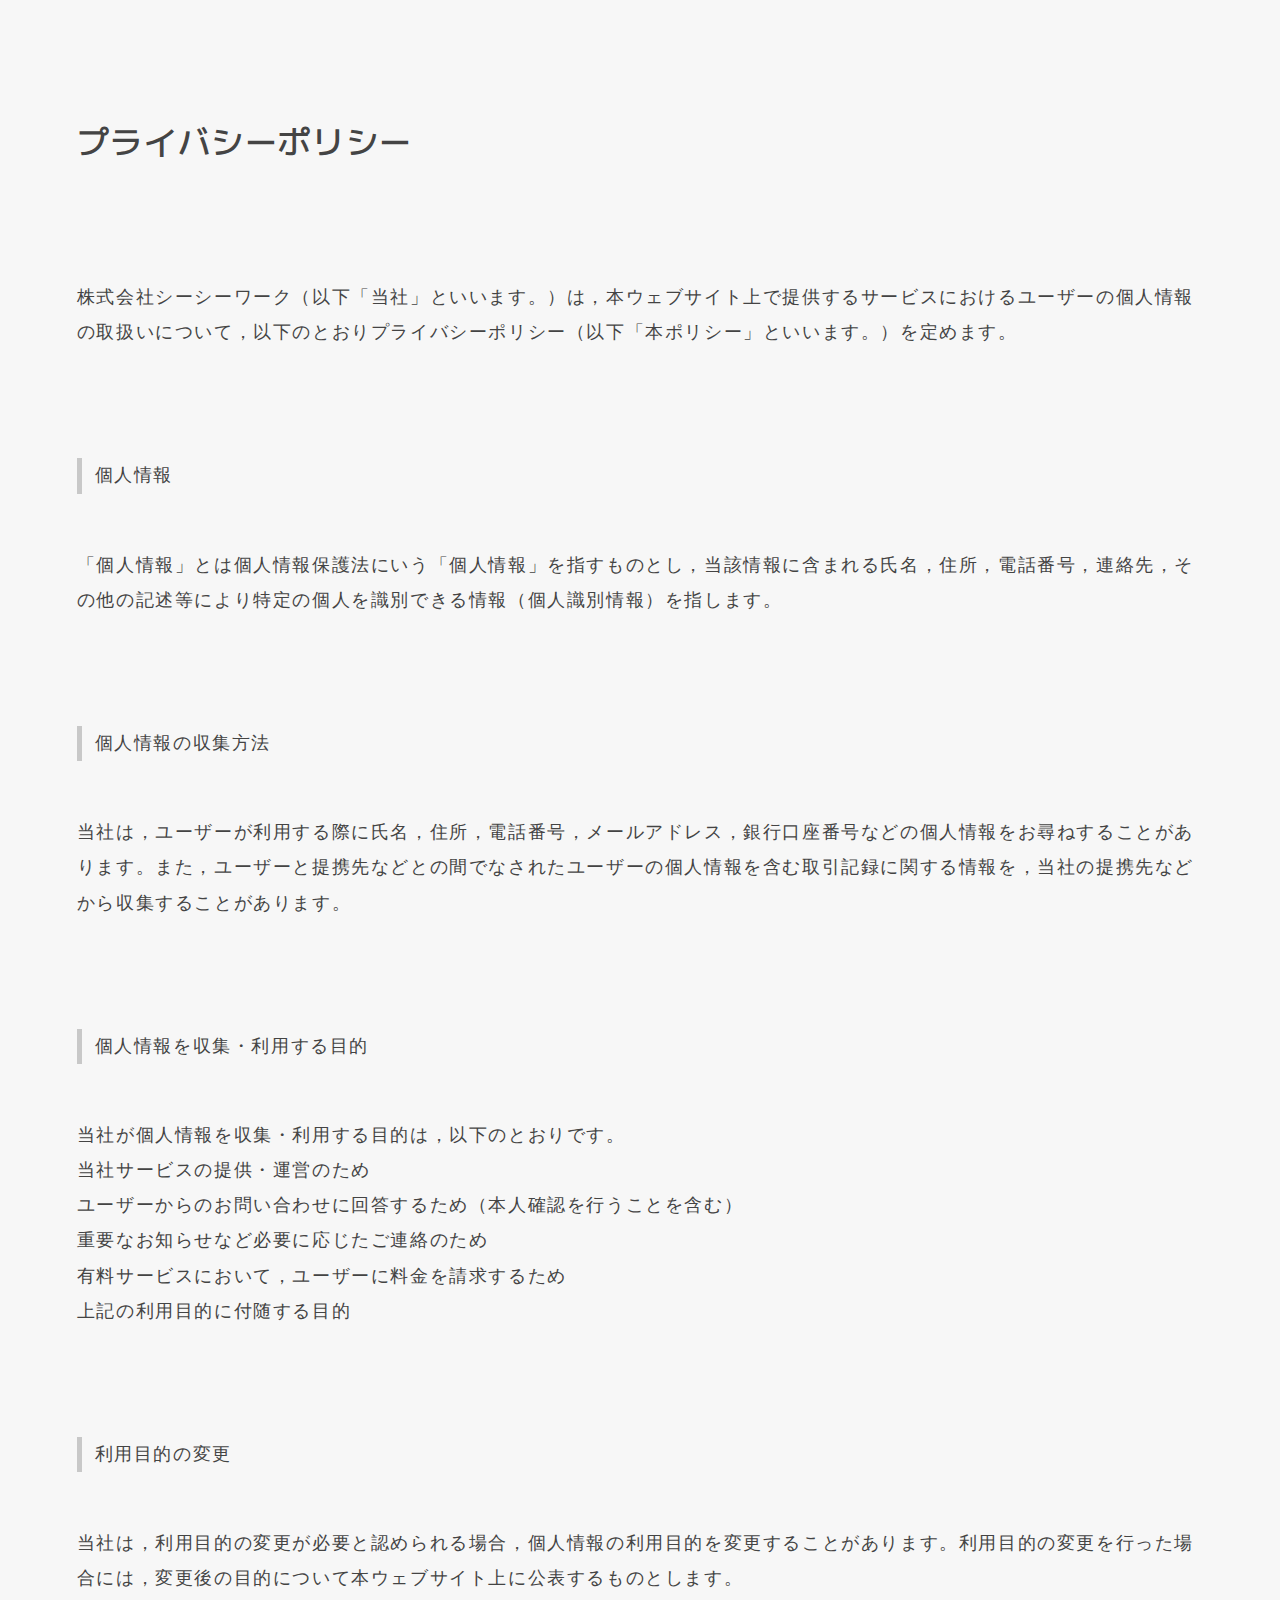
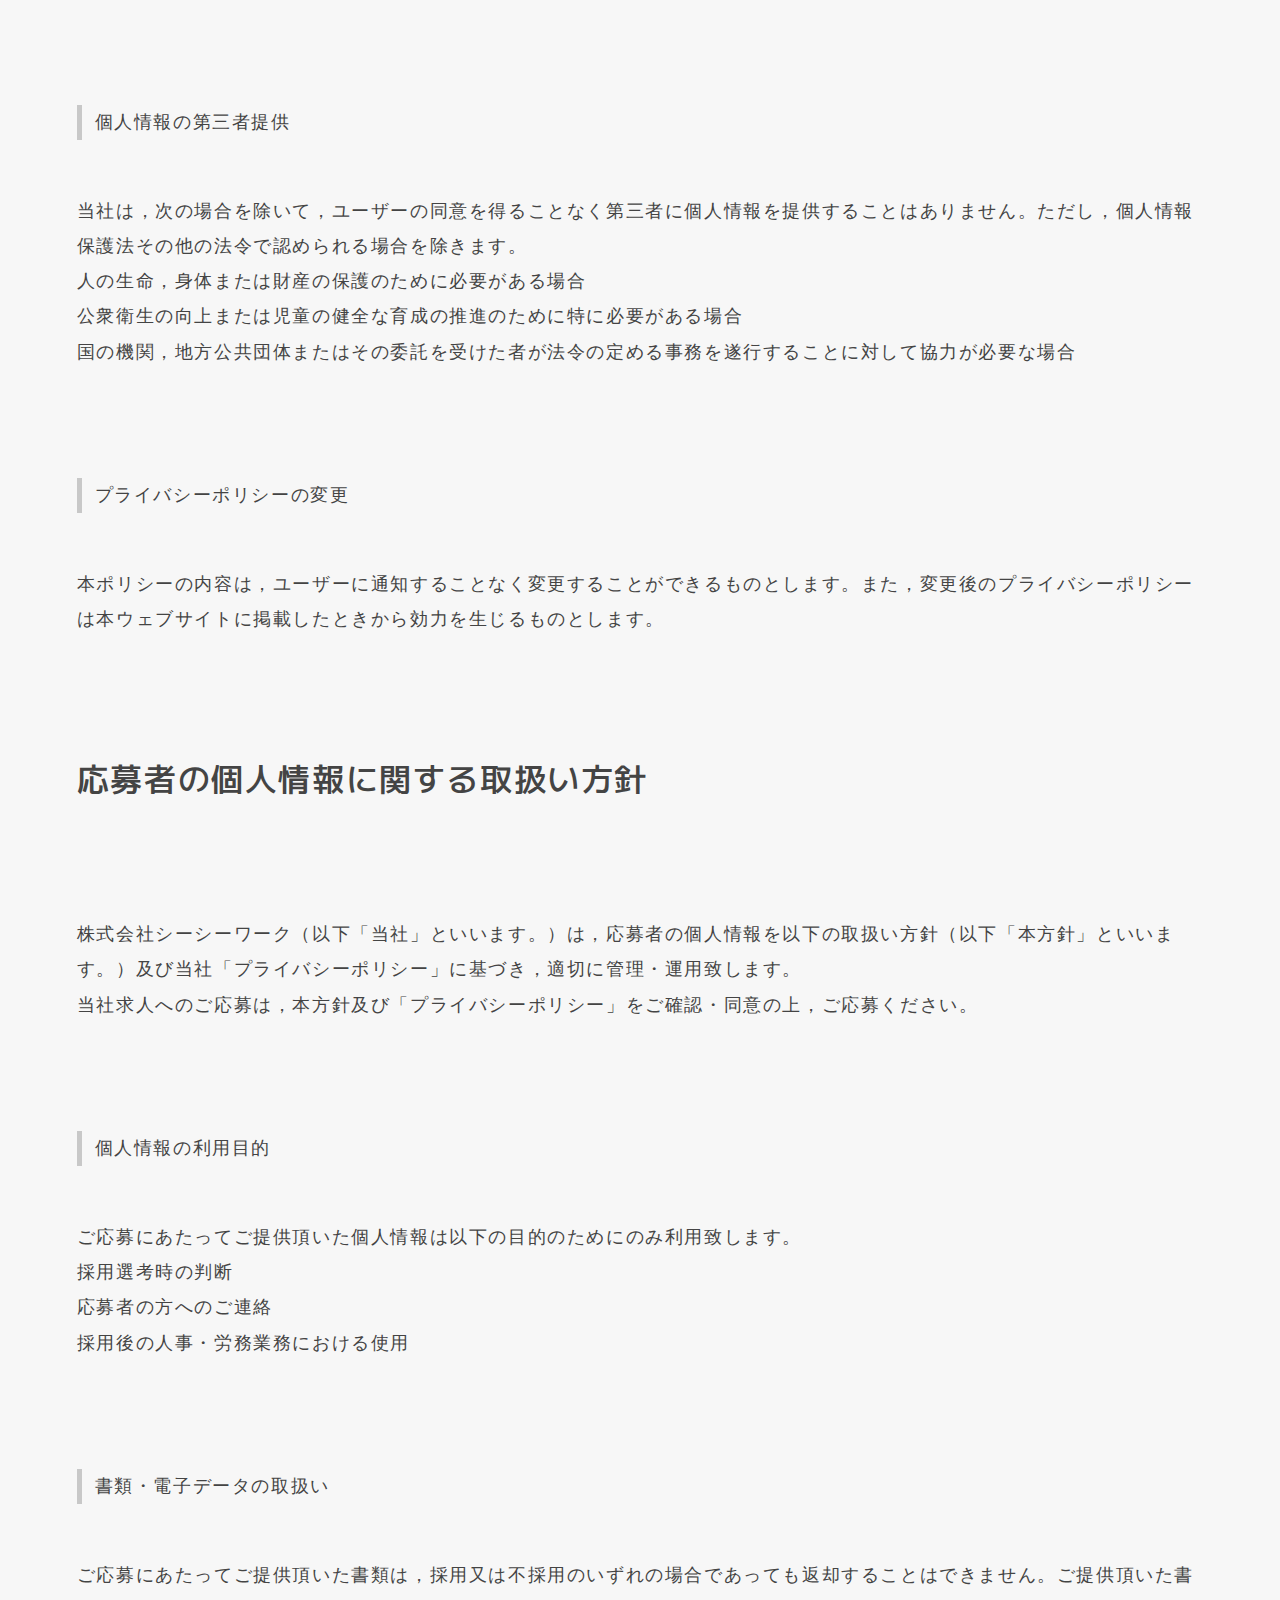
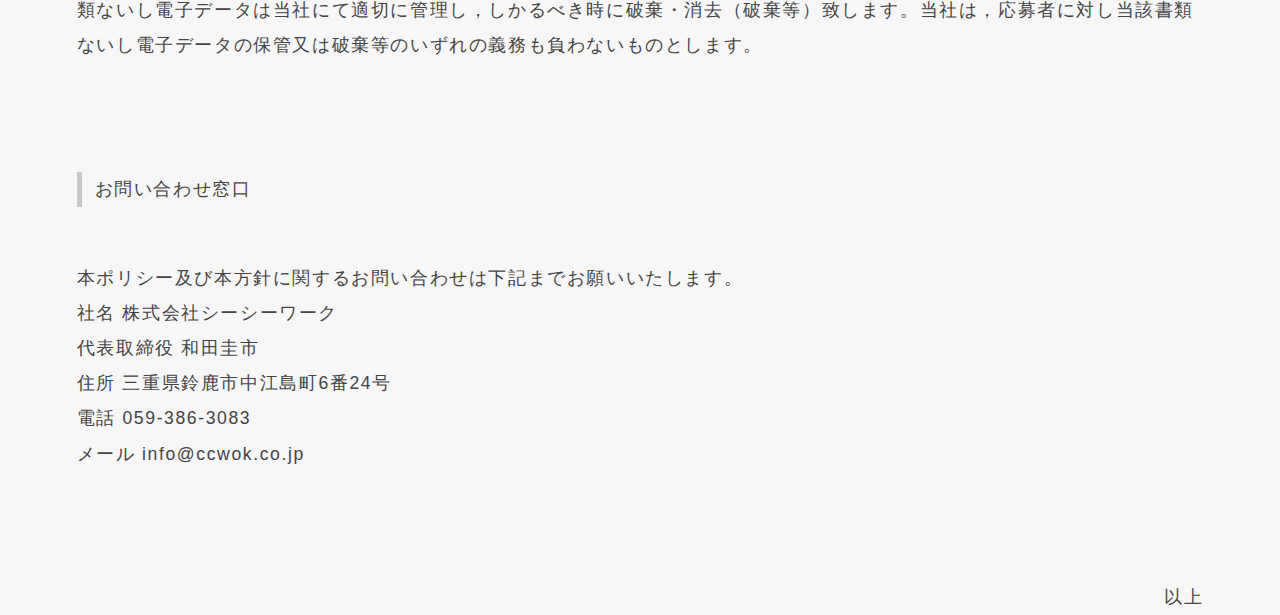
<file: 01/policy/policy.html>
<html lang="jp">
<head>
    <meta charset="UTF-8">
    <meta name="viewport" content="width=device-width, initial-scale=1.0">
    <meta http-equiv="X-UA-Compatible" content="ie=edge">
    <title>プライバシーポリシー｜株式会社シーシーワーク</title>
    <meta name="description" content="シーシーワークでの個人情報の取扱い(プライバシーポリシー)についてご確認ください。">
    <link rel="stylesheet" href="../common/css/reset.css">
    <link rel="stylesheet" href="policy.css">
    <link href="https://fonts.googleapis.com/css2?family=Kosugi&family=M+PLUS+1:wght@100..900&family=Montserrat:ital,wght@0,100..900;1,100..900&display=swap" rel="stylesheet">
</head>

<body>
    <main>
        <section id="sec01">
            <div class="contents01_01">
                <h1>プライバシーポリシー</h1>
            </div>
            <div class="contents01_02">
                <p>
                    株式会社シーシーワーク（以下「当社」といいます。）は，本ウェブサイト上で提供するサービスにおけるユーザーの個人情報の取扱いについて，以下のとおりプライバシーポリシー（以下「本ポリシー」といいます。）を定めます。
                </p>
            </div>
            <div class="contents01_03">
                <h2>個人情報</h2>
                <p>
                    「個人情報」とは個人情報保護法にいう「個人情報」を指すものとし，当該情報に含まれる氏名，住所，電話番号，連絡先，その他の記述等により特定の個人を識別できる情報（個人識別情報）を指します。
                </p>
                <h2>個人情報の収集方法</h2>
                <p>
                    当社は，ユーザーが利用する際に氏名，住所，電話番号，メールアドレス，銀行口座番号などの個人情報をお尋ねすることがあります。また，ユーザーと提携先などとの間でなされたユーザーの個人情報を含む取引記録に関する情報を，当社の提携先などから収集することがあります。
                </p>
                <h2>個人情報を収集・利用する目的</h2>
                <p>
                    当社が個人情報を収集・利用する目的は，以下のとおりです。<br>
                    当社サービスの提供・運営のため<br>
                    ユーザーからのお問い合わせに回答するため（本人確認を行うことを含む）<br>
                    重要なお知らせなど必要に応じたご連絡のため<br>
                    有料サービスにおいて，ユーザーに料金を請求するため<br>
                    上記の利用目的に付随する目的
                </p>
                <h2>利用目的の変更</h2>
                <p>
                    当社は，利用目的の変更が必要と認められる場合，個人情報の利用目的を変更することがあります。利用目的の変更を行った場合には，変更後の目的について本ウェブサイト上に公表するものとします。
                </p>
                <h2>個人情報の第三者提供</h2>
                <p>
                    当社は，次の場合を除いて，ユーザーの同意を得ることなく第三者に個人情報を提供することはありません。ただし，個人情報保護法その他の法令で認められる場合を除きます。<br>
                    人の生命，身体または財産の保護のために必要がある場合<br>
                    公衆衛生の向上または児童の健全な育成の推進のために特に必要がある場合<br>
                    国の機関，地方公共団体またはその委託を受けた者が法令の定める事務を遂行することに対して協力が必要な場合
                </p>
                <h2>プライバシーポリシーの変更</h2>
                <p>
                    本ポリシーの内容は，ユーザーに通知することなく変更することができるものとします。また，変更後のプライバシーポリシーは本ウェブサイトに掲載したときから効力を生じるものとします。
                </p>
            </div>
        </section>

        <section id="sec02">
            <div class="contents02_01">
                <h1>応募者の個人情報に関する取扱い方針</h1>
            </div>
            <div class="contents02_02">
                <p>
                    株式会社シーシーワーク（以下「当社」といいます。）は，応募者の個人情報を以下の取扱い方針（以下「本方針」といいます。）及び当社「プライバシーポリシー」に基づき，適切に管理・運用致します。<br>
                    当社求人へのご応募は，本方針及び「プライバシーポリシー」をご確認・同意の上，ご応募ください。
                </p>
            </div>
            <div class="contents02_03">
                <h2>個人情報の利用目的</h2>
                <p>
                    ご応募にあたってご提供頂いた個人情報は以下の目的のためにのみ利用致します。<br>
                    採用選考時の判断<br>
                    応募者の方へのご連絡<br>
                    採用後の人事・労務業務における使用
                </p>
                <h2>書類・電子データの取扱い</h2>
                <p>
                    ご応募にあたってご提供頂いた書類は，採用又は不採用のいずれの場合であっても返却することはできません。ご提供頂いた書類ないし電子データは当社にて適切に管理し，しかるべき時に破棄・消去（破棄等）致します。当社は，応募者に対し当該書類ないし電子データの保管又は破棄等のいずれの義務も負わないものとします。
                </p>
                <h2>お問い合わせ窓口</h2>
                <p>
                    本ポリシー及び本方針に関するお問い合わせは下記までお願いいたします。<br>
                    社名 株式会社シーシーワーク<br>
                    代表取締役 和田圭市<br>
                    住所 三重県鈴鹿市中江島町6番24号<br>
                    電話 059-386-3083<br>
                    メール info@ccwok.co.jp
                </p>
                <p class="end">以上</p>
            </div>
        </section>        
    </main>
</body>
</html>
</file>
<file: 01/common/css/common.css>
body{
    font-family: "Kosugi", sans-serif;
    font-size: 1.1rem;
    letter-spacing: 0.1rem;
    line-height: 2;
    color: #444;
    background-color: #f7f7f7;
}

section{
    width: 100%;
    padding: 0 6vw;
    display: flex;
    justify-content: space-between;
    align-items: center;
    margin-bottom: 24vh;
}

h1, h2, h3, h4, h5, h6{
    font-family: "M PLUS 1", sans-serif;
    font-weight: 500;
    font-size: 2rem;
    text-align: center;
    margin-bottom: 12vh;
}

a:hover{
    color: #F47D18;
}

/* header
--------------------------------- */

header{
    width: 100%;
    padding: 0 6vw;
    display: flex;
    justify-content: space-between;
    align-items: center;
    background-color: rgba(255, 255, 255, 0.7);
    position: absolute;
    z-index: 1000;
}

header ul{
    display: flex;
    font-size: 0.9rem;
    gap: 2em;
}

/* footer
--------------------------------- */

footer{
    width: 100%;
    font-size: 0.9rem;
    line-height: 1.5;
}

footer .logo{
    padding: 0 6vw;
    margin-bottom: 3vh;
}

.company{
    padding: 0 6vw;
    margin-bottom: 6vh;
}

.footer_menu{
    padding: 6vh 6vw 0 6vw;
    border-top: 1px solid rgb(200, 200, 200);
    margin-bottom: 6vh;
}

.footer_menu li:first-child{
    margin-bottom: 3vh;
}

.copyright{
    padding-right: 6vw;
    font-family: "Montserrat:ital", sans-serif;
    text-align: end;
    background-color: #F47D18;
    border-radius: 10px 0 0 10px;
    margin-left: 6vw;
}

/* topボタン
--------------------------------- */

.top_btn{
    right: 6vw;
    bottom: 6vh;
    position: fixed;
    z-index: 1000;
}

/* sec04(お問い合わせ)
--------------------------------- */

#sec04{
    background: url(../img/sec4_photo.jpg) no-repeat center top;
    background-size: cover;
    flex-direction: column;
}

.contents04_01{
    padding-top: 12vh;
    color: #f7f7f7;
    text-shadow: 3px 3px 5px #444;
}

.contents04_02{
    font-family: "M PLUS 1", sans-serif;
    font-weight: 500;
    font-size: 2rem;
    text-align: center;
    color: #f7f7f7;
    text-shadow: 3px 3px 5px #444;
    margin-bottom: 6vh;
}

.contents04_03{
    width: 100%;
    display: flex;
    justify-content: space-around;
    margin-bottom: 12vh;
}

.contents04_03 a:hover{
    color: #444;
}

button{
    width: 110px;
    height: 40px;
    border-radius: 20px;
    color: #444;
    background-color: #f7f7f7;
    font-family: "Montserrat:ital", sans-serif;
    text-align: center;
}

.info_btn img{
    width: 25px;
    height: 34px;
}

button:first-child{
    display: none;
}



/* レスポンシブ01
--------------------------------- */
@media screen and (max-width: 834px){

body{
    line-height: 1.8;
}

section{
    padding: 0 4vw;
    margin-bottom: 12vh;
}

h1, h2, h3, h4, h5, h6{
    font-size: 1.8rem;
    margin-bottom: 6vh;
}
           
/* header
--------------------------------- */

header{
    padding: 0 4vw;
}
    
/* footer
--------------------------------- */

footer .logo{
    padding: 0 4vw;
}

.logo img{
    width: 205px;
    height: 50px;
}

.company{
    padding: 0 4vw;
}

.footer_menu{
    padding: 6vh 4vw 0 4vw;
}

.copyright{
    padding-right: 4vw;
    margin-left: 4vw;
}

/* topボタン
--------------------------------- */

.top_btn{
    right: 4vw;
    bottom: 4vw;
}

.top_btn img{
    width: 45px;
    height: 45px;
}

/* sec04(お問い合わせ)
--------------------------------- */

.contents04_01{
    padding-top: 6vh;
}

.contents04_02{
    font-size: 1.8rem;
}

.contents04_03{
    margin-bottom: 6vh;
}

button:first-child{
    display: block;
}
}
    


/* レスポンシブ02
--------------------------------- */
@media screen and (max-width: 430px){

body{
    font-size: 1rem;
    letter-spacing: normal;
}
        
h1, h2, h3, h4, h5, h6{
    font-size: 1.2rem;
}

/* header
--------------------------------- */

header{
    flex-direction: column;
    background-color: #f7f7f7;
    position: relative;
}

.logo{
    margin-bottom: 1vh;
}
header ul{
    font-size: 0.88rem;
    gap: 1.5em;
    margin-bottom: 1vh;
}

/* footer
--------------------------------- */

.copyright{
    font-size: 0.79rem;
}

/* topボタン
--------------------------------- */

.top_btn{
    bottom: 6vw;
}

/* sec04(お問い合わせ)
--------------------------------- */

.contents04_02{
    font-size: 1rem;
}

.contents04_03{
    font-size: 0.9rem;
}

button{
    width: 70px;
    height: 35px;
}

.info_btn img{
    width: 15px;
    height: 20.4px;
    margin-bottom: 3px;
}
}
</file>
<file: 01/company/company.css>
/* 下層page共通CSS(sec1まで)
--------------------------------- */
header{
    background-color: #f7f7f7;
    position: relative;
}

/* sec01
--------------------------------- */

#sec01{
    height: 300px;
    background: url(../common/img/head_photo.jpg) no-repeat center top;
    background-size: cover;
    top: 0;
    left: 0;
}

.contents01_01{
    color: #f7f7f7;
    line-height: normal;
}

h1{
    margin-bottom: 0;
}

h1 span{
    color: #F47D18;
}

.contents01_01 p{
    font-family: "Montserrat:ital", sans-serif;
    text-align: center;
}

/* page共通CSS
--------------------------------- */

section{
    margin-bottom: 20vh;
}

dt{
    float: left;
    padding: 5vh 0 5vh 5vw;
}

dd{
	padding: 5vh 0 5vh 30vw;
}

/* sec03
--------------------------------- */

#sec03{
    flex-direction: column;
}

.contents03_01::before{
    width: 68%;
    height: 35px;
    content: "";
    background-color: #F47D18;
    opacity: 0.8;
    border-radius: 20px 0 0 20px;
    position: absolute;
    left: 32%;
    z-index: -10;
}

.contents03_02::before{
    width: 71%;
    height: 20px;
    content: "";
    background-color: #F2EDCA;
    border-radius: 0 10px 10px 0 ;
    position: absolute;
    right: 29%;
    z-index: -10;
}

.contents03_02{
    margin-bottom: 5vh;
}

.contents03_03::after{
    width: 45%;
    height: 25px;
    content: "";
    background-color: #516B87;
    opacity: 0.6;
    border-radius: 0 15px 15px 0 ;
    position: absolute;
    right: 55%;
    z-index: -10;
}

/* honeycomb
--------------------------------- */

.honeycomb{
    content: url(img/company_honeycomb.png);
    top: 450px;
    right: 2vw;
    position: absolute;
    z-index: -10;
}



/* レスポンシブ01
--------------------------------- */
@media screen and (max-width: 834px){

/* 下層page共通CSS(sec1まで)
--------------------------------- */

/* sec01
--------------------------------- */

#sec01{
    height: 150px;
}

/* page共通CSS
--------------------------------- */

section{
    margin-bottom: 10vh;
}

dt{
    padding: 3vh 0;
}

dd{
	padding: 3vh 0 3vh 20vw;
}

/* sec02
--------------------------------- */

.contents02_01 a{
    color: #516B87;
}

/* sec03
--------------------------------- */

.contents03_02{
    margin-bottom: 3vh;
}

/* honeycomb
--------------------------------- */

.honeycomb{
    width: 40%;
    top: 250px;
}
}



/* レスポンシブ02
--------------------------------- */
@media screen and (max-width: 430px){

/* 下層page共通CSS(sec1まで)
--------------------------------- */
        
/* header
--------------------------------- */
        
.header_menu span{
    color: #F47D18;
}
        
/* sec01
--------------------------------- */
        
#sec01{
    height: 100px;
}
        
.contents01_01 p{
    font-size: 0.9rem;
}

/* page共通CSS
--------------------------------- */

dd{
	padding-left: 23.5vw;
}

/* sec03
--------------------------------- */

.contents03_01::before, .contents03_02::before, .contents03_03::after{
    display: none;
}

/* honeycomb
--------------------------------- */

.honeycomb{
    width: 60%;
}
}
</file>
<file: 01/equipment/equipment.css>
/* 下層page共通CSS(sec1まで)
--------------------------------- */
header{
    background-color: #f7f7f7;
    position: relative;
}

/* sec01
--------------------------------- */

#sec01{
    height: 300px;
    background: url(../common/img/head_photo.jpg) no-repeat center top;
    background-size: cover;
    top: 0;
    left: 0;
}

.contents01_01{
    color: #f7f7f7;
    line-height: normal;
}

h1{
    margin-bottom: 0;
}

h1 span{
    color: #F47D18;
}

.contents01_01 p{
    font-family: "Montserrat:ital", sans-serif;
    text-align: center;
}

/* sec02
--------------------------------- */

#sec02{
    flex-direction: column;
}

.contents02_02{
    margin-bottom: 12vh;
}

.contents02_03{
    font-family: "Montserrat:ital", sans-serif;
}

.contents02_03 ul{
    display: flex;
    flex-wrap: wrap;
    row-gap: 17.6px;
}

.contents02_03 li{
    flex: calc(100% / 4);
    text-align: center;
    line-height: normal;
}

/* sec03
--------------------------------- */

#sec03{
    display: block;
    font-family: "Montserrat:ital", sans-serif;
}

#sec03>div{
    margin-bottom: 12vh;
}

#sec03 div:last-child{
    margin-bottom: 0;
}

table{
	width:100%;
}

th{
    color: #F47D18;
    text-align: start;
    padding: 1em;
}

.first{
    padding-top: 0;
}

td{
    padding-left: 1em;
    border-bottom: solid 1px rgb(200, 200, 200);
}

td:first-child{
    width: 30%;
}

td:nth-child(2){
    width: 60%;
}

td:last-child{
    width: 10%;
    text-align: center;
    padding-left: 0;
}

#contents03_02 h3::before{
    width: 48%;
    height: 20px;
    content: "";
    background-color: #F2EDCA;
    border-radius: 10px 0 0 10px;
    position: absolute;
    left: 52%;
    z-index: -20;
}

#contents03_03 h3::before{
    width: 68%;
    height: 35px;
    content: "";
    background-color: #F47D18;
    opacity: 0.8;
    border-radius: 0 20px 20px 0 ;
    position: absolute;
    right: 32%;
    z-index: -20;
}

#contents03_04 h3::before{
    width: 45%;
    height: 25px;
    content: "";
    background-color: #fff;
    border-radius: 0 15px 15px 0 ;
    position: absolute;
    right: 55%;
    z-index: -20;
}

#contents03_05 h3::before{
    width: 74%;
    height: 20px;
    content: "";
    background-color: #516B87;
    opacity: 0.6;
    border-radius: 10px 0 0 10px;
    position: absolute;
    left: 26%;
    z-index: -20;
}

#contents03_06 h3::before{
    width: 50%;
    height: 35px;
    content: "";
    background-color: #F47D18;
    opacity: 0.8;
    border-radius: 0 20px 20px 0 ;
    position: absolute;
    right: 50%;
    z-index: -20;
}

#contents03_07 h3::before{
    width: 53%;
    height: 25px;
    content: "";
    background-color: #fff;
    border-radius: 15px 0 0 15px;
    position: absolute;
    left: 47%;
    z-index: -20;
}

#contents03_08 h3::before{
    width: 45%;
    height: 20px;
    content: "";
    background-color: #F2EDCA;
    border-radius: 10px 0 0 10px;
    position: absolute;
    left: 55%;
    z-index: -20;
}

/* honeycomb
--------------------------------- */

.honeycomb01{
    content: url(img/equipment_honeycomb01.png);
    top: 450px;
    left: 2vw;
    position: absolute;
    z-index: -10;
}

.honeycomb02{
    content: url(img/equipment_honeycomb02.png);
    bottom: -7500px;
    right: 2vw;
    position: absolute;
    z-index: -10;
}



/* レスポンシブ01
--------------------------------- */
@media screen and (max-width: 834px){

/* 下層page共通CSS(sec1まで)
--------------------------------- */

/* sec01
--------------------------------- */

#sec01{
    height: 150px;
}

/* sec02
--------------------------------- */

.contents02_02{
    margin-bottom: 0;
}

.contents02_03{
    display: none;
}

/* sec03
--------------------------------- */

#contents03_02 h3::before, #contents03_03 h3::before, #contents03_04 h3::before, #contents03_05 h3::before, #contents03_06 h3::before, #contents03_07 h3::before, #contents03_08 h3::before{
    display: none;
}

#sec03>div{
    margin-bottom: 6vh;
}

table{
    margin-bottom: 6vh;
}

.title{
    margin: 0 6vw 6vh 6vw;
    border-bottom: solid 1px rgb(200, 200, 200);
    cursor: pointer;
    position: relative;
}

.title:after{
	content: "";
	display: inline-block;
	position: absolute;
	top: 50%;
	right: 10px;
	width: 8px;
	height: 8px;
	border-right: 2px solid #444;
	border-bottom: 2px solid #444;
	transform: translateY(-50%) rotate(45deg);
	transition: 0.3s;
}

.title.open:after{
	transform: rotate(225deg);
}

.inner{
    display: none;
}

/* honeycomb
--------------------------------- */

.honeycomb01{
    width: 40%;
    top: 250px;
}

.honeycomb02{
    display: none;
}
}



/* レスポンシブ02
--------------------------------- */
@media screen and (max-width: 430px){

/* 下層page共通CSS(sec1まで)
--------------------------------- */

/* header
--------------------------------- */

.header_menu span{
    color: #F47D18;
}

/* sec01
--------------------------------- */

#sec01{
    height: 100px;
}

.contents01_01 p{
    font-size: 0.9rem;
}

/* sec03
--------------------------------- */

th{
    padding-left: 0.5em;
}

td{
    padding-left: 0.5em;
}

td:nth-child(2){
    width: 55%;
}

td:last-child{
    width: 15%;
}

.title{
    margin: 0 0 6vh 0;
}

/* honeycomb
--------------------------------- */

.honeycomb01{
    width: 60%;
}
}
</file>
<file: 01/policy/policy.css>
body{
    font-family: "Kosugi", sans-serif;
    font-size: 1.1rem;
    letter-spacing: 0.1rem;
    line-height: 2;
    color: #444;
    background-color: #f7f7f7;
}

section{
    width: 100%;
    padding: 0 6vw;
}

h1{
    font-family: "M PLUS 1", sans-serif;
    font-weight: 500;
    font-size: 2rem;
    margin-bottom: 12vh;
}

h2{
    border-left: 5px solid rgb(200, 200, 200);
    padding-left: 1vw;
    margin-bottom: 6vh;
}

p{
    margin-bottom: 12vh;
}

.contents01_01 h1{
    margin-top: 12vh;
}

.end{
    text-align: end;
    margin-bottom: 0;
}



/* レスポンシブ01
--------------------------------- */
@media screen and (max-width: 834px){

body{
    line-height: 1.8;
}

section{
    padding: 0 4vw;
}

h1{
    font-size: 1.8rem;
    margin-bottom: 6vh;
}

h2{
    margin-bottom: 3vh;
}

p{
    margin-bottom: 6vh;
}

.contents01_01 h1{
    margin-top: 6vh;
}
}



/* レスポンシブ02
--------------------------------- */
@media screen and (max-width: 430px){

body{
    font-size: 1rem;
    letter-spacing: normal;
}

h1{
    font-weight: bold;
    font-size: 1.2rem;
}
}
</file>
